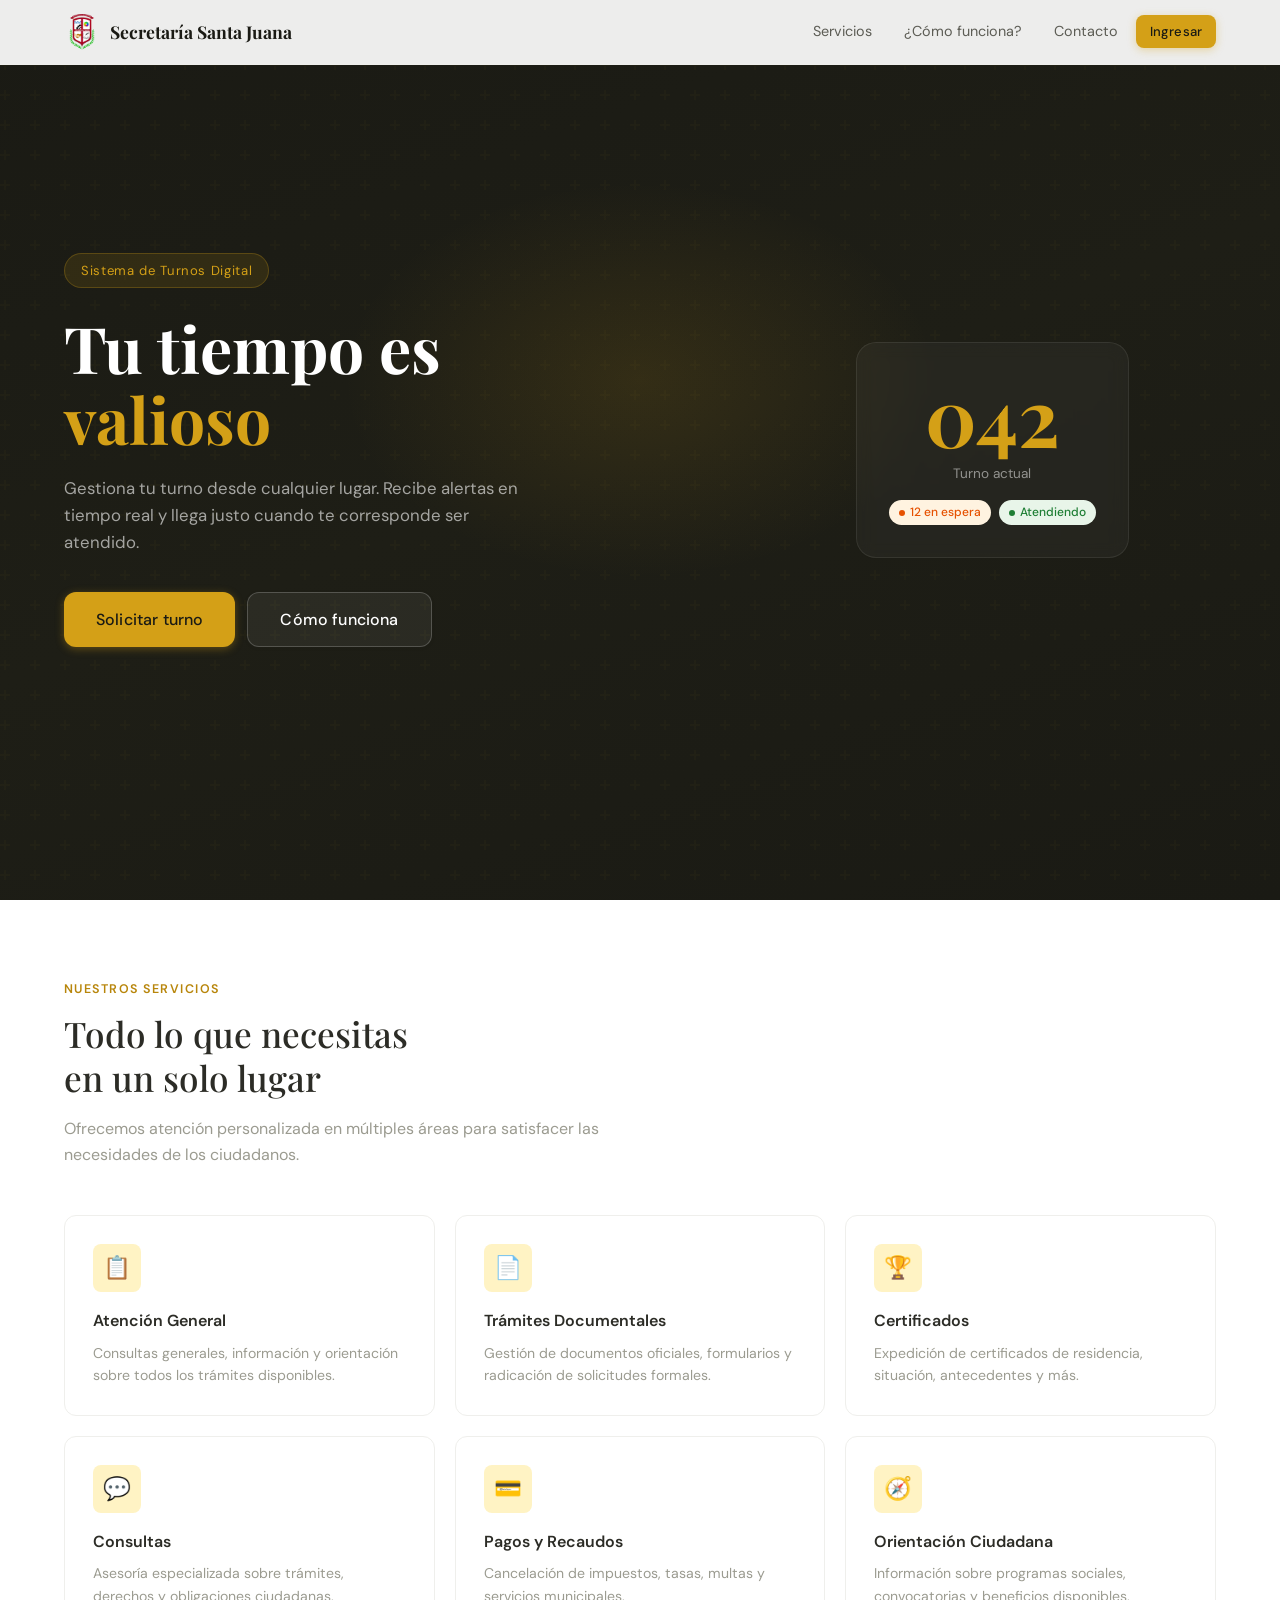
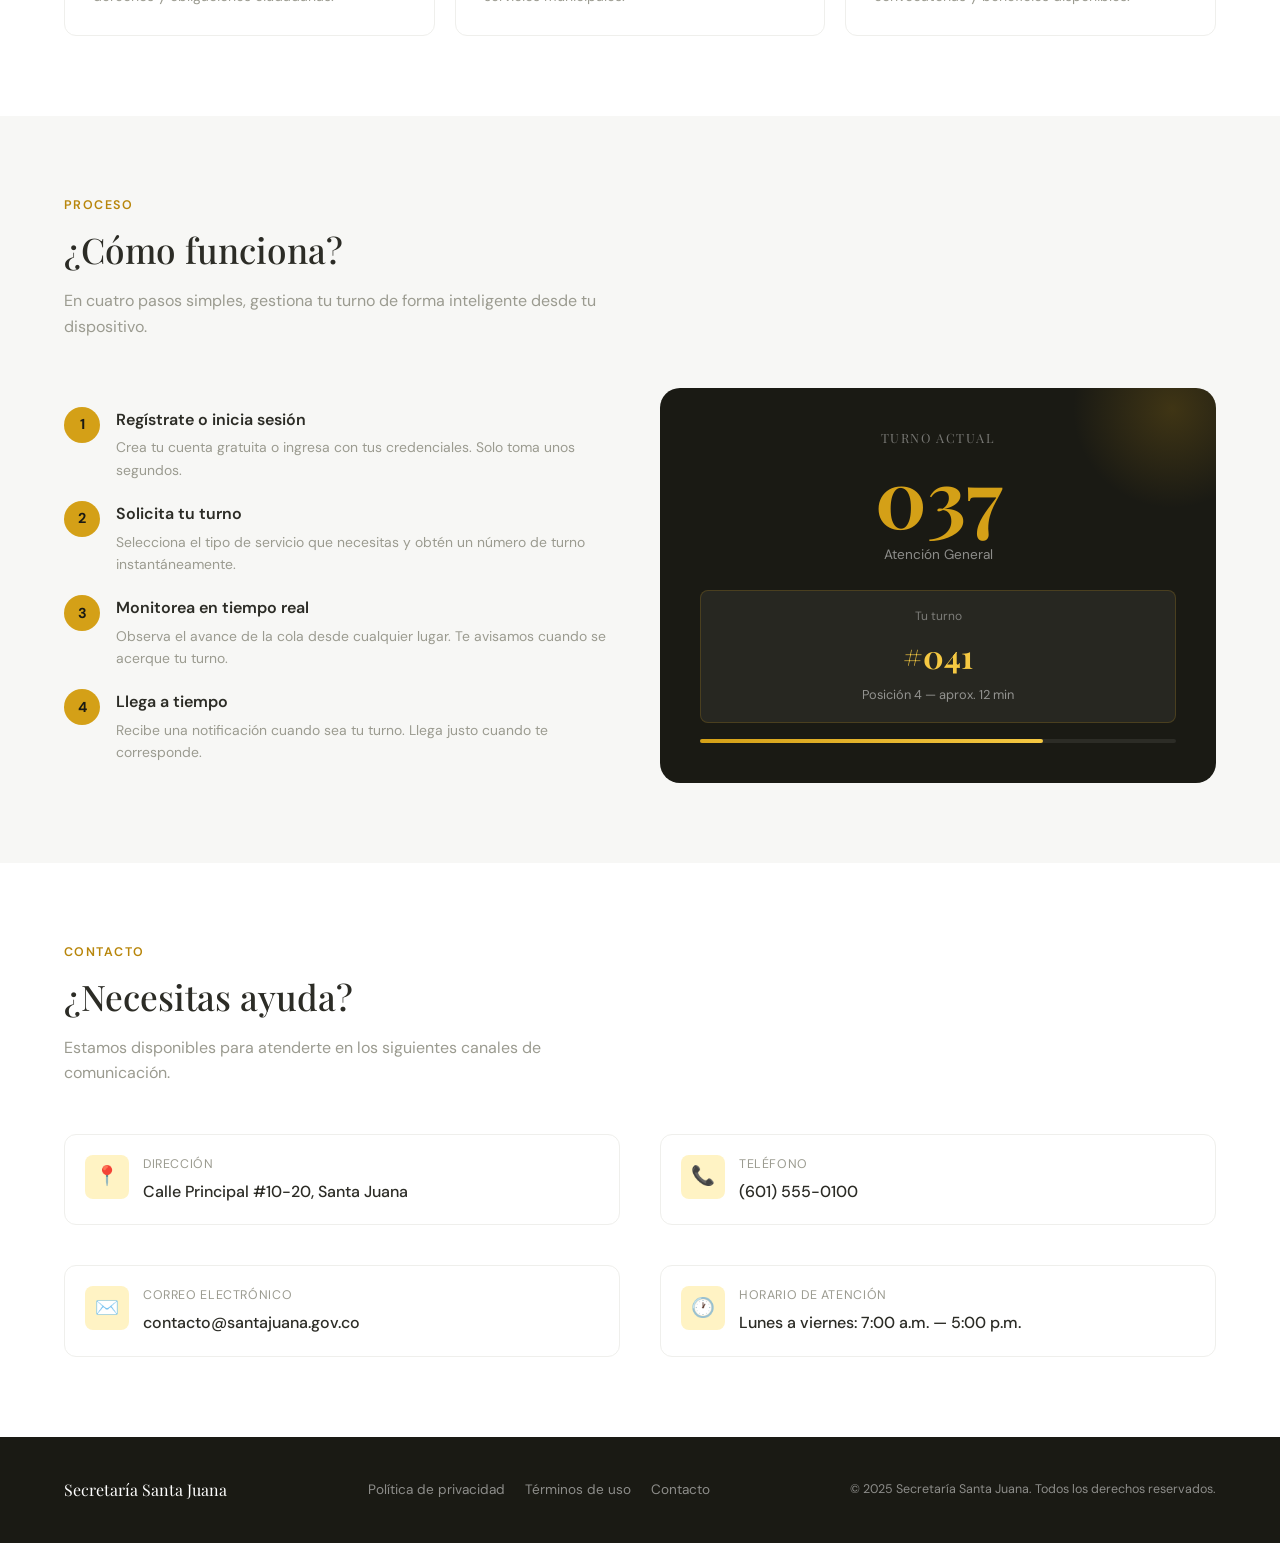
<file: index.html>
<!DOCTYPE html>
<html lang="es">
<head>
<meta charset="UTF-8">
<meta name="viewport" content="width=device-width,initial-scale=1">
<title>Secretaría Santa Juana — Gestión de Turnos</title>
<meta name="description" content="Sistema de gestión de turnos en tiempo real para la Secretaría Santa Juana.">
<link rel="icon" type="image/png" href="/assets/imgs/fav_icon.png">
<link rel="stylesheet" href="/assets/css/styles.css">
</head>
<body data-page="landing">
<div id="toast-container"></div>

<nav class="navbar">
  <div class="container navbar-inner">
    <a href="/" class="navbar-brand">
      <img src="/assets/imgs/icon.png" alt="Logo">
      <span>Secretaría Santa Juana</span>
    </a>
    <nav class="navbar-nav">
      <a href="#servicios" class="nav-link">Servicios</a>
      <a href="#como-funciona" class="nav-link">¿Cómo funciona?</a>
      <a href="#contacto" class="nav-link">Contacto</a>
      <a href="/auth/" class="btn btn-primary btn-sm">Ingresar</a>
    </nav>
    <button class="navbar-menu-btn" id="mobile-menu" aria-label="Menú">
      <span></span><span></span><span></span>
    </button>
  </div>
</nav>

<section class="hero" id="inicio">
  <div class="hero-glow"></div>
  <div class="container" style="width:100%;position:relative;z-index:1">
    <div class="hero-content">
      <div class="hero-eyebrow">Sistema de Turnos Digital</div>
      <h1 class="hero-title">Tu tiempo es<br><span>valioso</span></h1>
      <p class="hero-subtitle">Gestiona tu turno desde cualquier lugar. Recibe alertas en tiempo real y llega justo cuando te corresponde ser atendido.</p>
      <div class="hero-cta">
        <a href="/auth/#register" class="btn btn-primary btn-lg">Solicitar turno</a>
        <a href="#como-funciona" class="btn btn-secondary btn-lg" style="border-color:rgba(255,255,255,.2);color:#fff;background:rgba(255,255,255,.06)">Cómo funciona</a>
      </div>
    </div>
  </div>
  <div class="hero-visual">
    <div class="hero-badge">
      <div class="hero-badge-number">042</div>
      <div class="hero-badge-label">Turno actual</div>
      <div style="margin-top:16px;display:flex;gap:8px;justify-content:center;flex-wrap:wrap">
        <span class="badge badge-waiting">12 en espera</span>
        <span class="badge badge-active">Atendiendo</span>
      </div>
    </div>
  </div>
</section>

<section class="section" id="servicios" style="background:var(--white)">
  <div class="container">
    <div class="section-label">Nuestros servicios</div>
    <h2 class="section-title">Todo lo que necesitas<br>en un solo lugar</h2>
    <p class="section-sub">Ofrecemos atención personalizada en múltiples áreas para satisfacer las necesidades de los ciudadanos.</p>
    <div class="services-grid">
      <div class="service-card">
        <div class="service-icon">📋</div>
        <div class="service-title">Atención General</div>
        <div class="service-desc">Consultas generales, información y orientación sobre todos los trámites disponibles.</div>
      </div>
      <div class="service-card">
        <div class="service-icon">📄</div>
        <div class="service-title">Trámites Documentales</div>
        <div class="service-desc">Gestión de documentos oficiales, formularios y radicación de solicitudes formales.</div>
      </div>
      <div class="service-card">
        <div class="service-icon">🏆</div>
        <div class="service-title">Certificados</div>
        <div class="service-desc">Expedición de certificados de residencia, situación, antecedentes y más.</div>
      </div>
      <div class="service-card">
        <div class="service-icon">💬</div>
        <div class="service-title">Consultas</div>
        <div class="service-desc">Asesoría especializada sobre trámites, derechos y obligaciones ciudadanas.</div>
      </div>
      <div class="service-card">
        <div class="service-icon">💳</div>
        <div class="service-title">Pagos y Recaudos</div>
        <div class="service-desc">Cancelación de impuestos, tasas, multas y servicios municipales.</div>
      </div>
      <div class="service-card">
        <div class="service-icon">🧭</div>
        <div class="service-title">Orientación Ciudadana</div>
        <div class="service-desc">Información sobre programas sociales, convocatorias y beneficios disponibles.</div>
      </div>
    </div>
  </div>
</section>

<section class="section" id="como-funciona" style="background:var(--gray-50)">
  <div class="container">
    <div class="section-label">Proceso</div>
    <h2 class="section-title">¿Cómo funciona?</h2>
    <p class="section-sub">En cuatro pasos simples, gestiona tu turno de forma inteligente desde tu dispositivo.</p>
    <div class="info-grid">
      <div class="info-steps">
        <div class="info-step">
          <div class="step-num">1</div>
          <div>
            <div class="step-title">Regístrate o inicia sesión</div>
            <div class="step-desc">Crea tu cuenta gratuita o ingresa con tus credenciales. Solo toma unos segundos.</div>
          </div>
        </div>
        <div class="info-step">
          <div class="step-num">2</div>
          <div>
            <div class="step-title">Solicita tu turno</div>
            <div class="step-desc">Selecciona el tipo de servicio que necesitas y obtén un número de turno instantáneamente.</div>
          </div>
        </div>
        <div class="info-step">
          <div class="step-num">3</div>
          <div>
            <div class="step-title">Monitorea en tiempo real</div>
            <div class="step-desc">Observa el avance de la cola desde cualquier lugar. Te avisamos cuando se acerque tu turno.</div>
          </div>
        </div>
        <div class="info-step">
          <div class="step-num">4</div>
          <div>
            <div class="step-title">Llega a tiempo</div>
            <div class="step-desc">Recibe una notificación cuando sea tu turno. Llega justo cuando te corresponde.</div>
          </div>
        </div>
      </div>
      <div style="background:var(--black);border-radius:var(--radius-lg);padding:40px;text-align:center;position:relative;overflow:hidden">
        <div style="position:absolute;top:-20%;right:-10%;width:200px;height:200px;background:radial-gradient(circle,rgba(212,160,23,.2) 0%,transparent 70%);pointer-events:none"></div>
        <div style="font-family:'Playfair Display',serif;font-size:.8rem;text-transform:uppercase;letter-spacing:.12em;color:rgba(255,255,255,.4);margin-bottom:8px">Turno actual</div>
        <div style="font-family:'Playfair Display',serif;font-size:5rem;font-weight:700;color:var(--gold);line-height:1">037</div>
        <div style="font-size:.85rem;color:rgba(255,255,255,.5);margin-top:8px;margin-bottom:24px">Atención General</div>
        <div style="background:rgba(255,255,255,.06);border:1px solid rgba(212,160,23,.2);border-radius:var(--radius-sm);padding:16px;margin-bottom:16px">
          <div style="font-size:.75rem;color:rgba(255,255,255,.4);margin-bottom:4px">Tu turno</div>
          <div style="font-family:'Playfair Display',serif;font-size:2rem;font-weight:700;color:var(--gold-light)">#041</div>
          <div style="font-size:.8rem;color:rgba(255,255,255,.5);margin-top:4px">Posición 4 — aprox. 12 min</div>
        </div>
        <div style="height:4px;background:rgba(255,255,255,.08);border-radius:2px">
          <div style="width:72%;height:100%;background:linear-gradient(90deg,var(--gold),var(--gold-light));border-radius:2px"></div>
        </div>
      </div>
    </div>
  </div>
</section>

<section class="section" id="contacto" style="background:var(--white)">
  <div class="container">
    <div class="section-label">Contacto</div>
    <h2 class="section-title">¿Necesitas ayuda?</h2>
    <p class="section-sub">Estamos disponibles para atenderte en los siguientes canales de comunicación.</p>
    <div class="contact-grid">
      <div class="contact-item">
        <div class="contact-icon">📍</div>
        <div>
          <div class="contact-label">Dirección</div>
          <div class="contact-value">Calle Principal #10-20, Santa Juana</div>
        </div>
      </div>
      <div class="contact-item">
        <div class="contact-icon">📞</div>
        <div>
          <div class="contact-label">Teléfono</div>
          <div class="contact-value">(601) 555-0100</div>
        </div>
      </div>
      <div class="contact-item">
        <div class="contact-icon">✉️</div>
        <div>
          <div class="contact-label">Correo electrónico</div>
          <div class="contact-value">contacto@santajuana.gov.co</div>
        </div>
      </div>
      <div class="contact-item">
        <div class="contact-icon">🕐</div>
        <div>
          <div class="contact-label">Horario de atención</div>
          <div class="contact-value">Lunes a viernes: 7:00 a.m. — 5:00 p.m.</div>
        </div>
      </div>
    </div>
  </div>
</section>

<footer>
  <div class="container footer-inner">
    <div class="footer-brand">Secretaría Santa Juana</div>
    <nav class="footer-links">
      <a href="#">Política de privacidad</a>
      <a href="#">Términos de uso</a>
      <a href="#contacto">Contacto</a>
    </nav>
    <div class="footer-copy">© 2025 Secretaría Santa Juana. Todos los derechos reservados.</div>
  </div>
</footer>

<script src="/assets/js/app.js"></script>
</body>
</html>
</file>
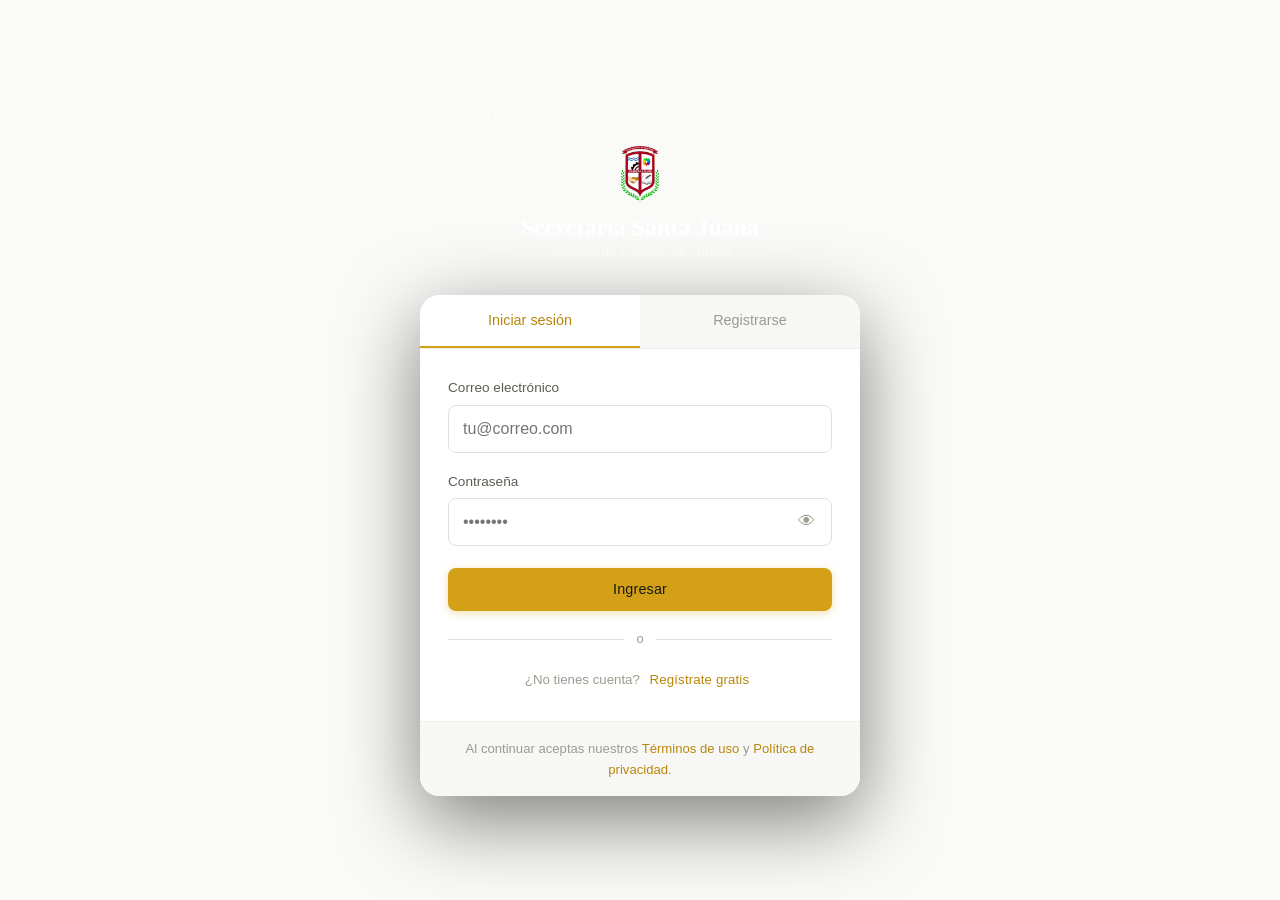
<file: admin/index.html>
<!DOCTYPE html>
<html lang="es">
<head>
<meta charset="UTF-8">
<meta name="viewport" content="width=device-width,initial-scale=1">
<title>Administración — Secretaría Santa Juana</title>
<link rel="icon" type="image/png" href="/assets/imgs/fav_icon.png">
<link rel="stylesheet" href="/assets/css/styles.css">
<style>
*,*::before,*::after{box-sizing:border-box}
.top-bar{position:fixed;top:0;left:260px;right:0;height:56px;z-index:700;background:rgba(250,250,248,.97);backdrop-filter:blur(8px);border-bottom:1px solid var(--gray-100);display:flex;align-items:center;justify-content:space-between;padding:0 28px;transition:var(--transition)}
@media(max-width:768px){.top-bar{left:0}}
.top-bar-left{display:flex;align-items:center;gap:12px}
.top-bar-title{font-weight:600;font-size:.95rem;color:var(--gray-800)}
.top-bar-right{display:flex;align-items:center;gap:10px}
.main-content{padding-top:56px}
.admin-content{padding:24px 28px 56px}
@media(max-width:768px){.admin-content{padding:16px 14px 40px}}
.g2{display:grid;grid-template-columns:1fr 1fr;gap:20px}
@media(max-width:900px){.g2{grid-template-columns:1fr}}

.queue-hero{background:linear-gradient(135deg,var(--black) 0%,#1e1e12 100%);border-radius:var(--radius-lg);padding:32px 36px;position:relative;overflow:hidden;margin-bottom:28px}
.queue-hero::before{content:'';position:absolute;top:-40%;right:4%;width:300px;height:300px;background:radial-gradient(circle,rgba(212,160,23,.18) 0%,transparent 70%);pointer-events:none}
.qh-inner{position:relative;z-index:1;display:flex;align-items:center;justify-content:space-between;gap:24px;flex-wrap:wrap}
.qh-lbl{font-size:.65rem;text-transform:uppercase;letter-spacing:.16em;color:rgba(255,255,255,.35);margin-bottom:8px;font-weight:600}
.turn-num{font-family:'Playfair Display',serif;font-size:5rem;font-weight:700;color:var(--gold);line-height:1;min-width:3ch;transition:transform .18s cubic-bezier(.34,1.56,.64,1),color .15s ease;display:inline-block}
.turn-num.pop{transform:scale(1.18);color:var(--gold-light)}

.turn-controls{display:flex;gap:16px;align-items:center}
.ctrl-btn{width:60px;height:60px;border-radius:16px;border:none;cursor:pointer;font-size:1.8rem;font-weight:700;display:flex;align-items:center;justify-content:center;transition:transform .12s ease,box-shadow .12s ease,background .12s ease;user-select:none;flex-shrink:0;position:relative;overflow:hidden}
.ctrl-btn:active{transform:scale(.88)}
.ctrl-btn:disabled{opacity:.35;pointer-events:none;cursor:not-allowed}
.ctrl-btn.prev{background:rgba(255,255,255,.08);color:rgba(255,255,255,.8);border:1px solid rgba(255,255,255,.14)}
.ctrl-btn.prev:hover:not(:disabled){background:rgba(255,255,255,.16);color:#fff}
.ctrl-btn.next{background:var(--gold);color:var(--black);box-shadow:0 4px 20px rgba(212,160,23,.45)}
.ctrl-btn.next:hover:not(:disabled){background:var(--gold-light);box-shadow:0 6px 28px rgba(212,160,23,.6);transform:translateY(-2px)}
.ripple-wave{position:absolute;inset:0;border-radius:inherit;background:rgba(255,255,255,.3);animation:rw .35s ease forwards;pointer-events:none}
@keyframes rw{from{opacity:1;transform:scale(.4)}to{opacity:0;transform:scale(1.6)}}

.panel-toolbar{padding:12px 20px;border-bottom:1px solid var(--gray-100);display:flex;align-items:center;gap:10px;flex-wrap:wrap}
.panel-toolbar .search-box{flex:1;min-width:150px;max-width:260px}
.panel-foot{padding:10px 20px;border-top:1px solid var(--gray-100);display:flex;align-items:center;justify-content:space-between;flex-wrap:wrap;gap:8px}
.foot-info{font-size:.78rem;color:var(--gray-400)}
.tbl-wrap{overflow-x:auto;-webkit-overflow-scrolling:touch}
.action-btns{display:flex;gap:3px;flex-wrap:nowrap}
.action-btn{width:28px;height:28px;border-radius:6px;display:flex;align-items:center;justify-content:center;font-size:.82rem;transition:var(--transition);flex-shrink:0;cursor:pointer;border:none}
.action-btn:hover{transform:scale(1.1)}
.action-btn.edit{background:var(--info-light);color:var(--info)}
.action-btn.delete{background:var(--danger-light);color:var(--danger)}
.action-btn.complete{background:var(--success-light);color:var(--success)}
.action-btn.cancel{background:var(--warning-light);color:var(--warning)}
.draggable-row{cursor:grab}.draggable-row.dragging{opacity:.35}.draggable-row.drag-over{border-top:2px solid var(--gold)}
.skel{background:linear-gradient(90deg,var(--gray-100) 25%,var(--gray-50) 50%,var(--gray-100) 75%);background-size:400px 100%;animation:sk 1.4s infinite;border-radius:4px}
@keyframes sk{from{background-position:-200px 0}to{background-position:200px 0}}
</style>
</head>
<body data-page="admin">
<div id="toast-container"></div>
<div class="app-layout">
  <aside class="sidebar" id="admin-sidebar">
    <div class="sidebar-logo">
      <img src="/assets/imgs/icon.png" alt="Logo">
      <span>Secretaría Santa Juana</span>
    </div>
    <nav class="sidebar-nav">
      <div class="sidebar-section">
        <div class="sidebar-section-label">Principal</div>
        <a href="#" class="sidebar-link active" data-section="dashboard"><span class="icon">📊</span> Panel general</a>
      </div>
      <div class="sidebar-section">
        <div class="sidebar-section-label">Gestión</div>
        <a href="#" class="sidebar-link" data-section="turns"><span class="icon">🎫</span> Turnos</a>
        <a href="#" class="sidebar-link" data-section="users"><span class="icon">👥</span> Usuarios</a>
      </div>
    </nav>
    <div class="sidebar-user">
      <div class="sidebar-user-info">
        <div class="avatar" id="admin-initial">A</div>
        <div>
          <div class="user-name" id="admin-name">Administrador</div>
          <div class="user-role">Administrador</div>
        </div>
      </div>
      <button id="logout-btn-admin" class="btn btn-ghost btn-sm" style="width:100%;justify-content:center;color:rgba(255,255,255,.3);margin-top:6px">Cerrar sesión</button>
    </div>
  </aside>

  <div class="sidebar-overlay" id="sidebar-overlay"></div>

  <div class="main-content">
    <div class="top-bar">
      <div class="top-bar-left">
        <button class="btn btn-ghost btn-icon" id="sidebar-toggle" style="display:none;align-items:center;justify-content:center" aria-label="Menú">☰</button>
        <span class="top-bar-title" id="topbar-title">Panel general</span>
      </div>
      <div class="top-bar-right">
        <span id="conn-status" class="conn-badge disconnected">● Conectando</span>
        <div class="avatar" id="admin-avatar-top" style="width:32px;height:32px;font-size:.78rem">A</div>
      </div>
    </div>

    <div class="admin-content">

      <!-- DASHBOARD -->
      <div id="section-dashboard" class="admin-section">
        <div class="page-header">
          <div class="page-title">Panel general</div>
          <div class="page-subtitle">Resumen en tiempo real del sistema de turnos.</div>
        </div>

        <div class="queue-hero">
          <div class="qh-inner">
            <div>
              <div class="qh-lbl">Turno en atención</div>
              <div class="turn-num" id="current-turn-admin">000</div>
            </div>
            <div class="turn-controls">
              <button id="btn-decrease-turn" class="ctrl-btn prev" title="Retroceder turno (−1)">‹</button>
              <button id="btn-increase-turn" class="ctrl-btn next" title="Avanzar turno (+1)">›</button>
            </div>
          </div>
        </div>

        <div class="stats-grid" style="margin-bottom:28px">
          <div class="stat-card"><div class="stat-icon blue">👥</div><div><div class="stat-value" id="stat-total-users">—</div><div class="stat-label">Usuarios registrados</div></div></div>
          <div class="stat-card"><div class="stat-icon gold">🎫</div><div><div class="stat-value" id="stat-total-turns">—</div><div class="stat-label">Turnos totales</div></div></div>
          <div class="stat-card"><div class="stat-icon orange">⏳</div><div><div class="stat-value" id="stat-waiting">—</div><div class="stat-label">En espera</div></div></div>
          <div class="stat-card"><div class="stat-icon green">✅</div><div><div class="stat-value" id="stat-active">—</div><div class="stat-label">En atención</div></div></div>
          <div class="stat-card"><div class="stat-icon blue">🏁</div><div><div class="stat-value" id="stat-completed">—</div><div class="stat-label">Completados</div></div></div>
        </div>

        <div class="g2">
          <div class="panel">
            <div class="panel-header"><span class="panel-title">Turnos recientes</span></div>
            <div class="tbl-wrap">
              <table>
                <thead><tr><th>Turno</th><th>Usuario</th><th>Servicio</th><th>Estado</th><th>Hora</th></tr></thead>
                <tbody id="recent-turns-body"><tr><td colspan="5"><div class="skel" style="height:36px;margin:8px 16px"></div></td></tr></tbody>
              </table>
            </div>
          </div>
          <div class="panel">
            <div class="panel-header"><span class="panel-title">Turnos por servicio</span></div>
            <div class="tbl-wrap">
              <table>
                <thead><tr><th>Servicio</th><th>Total</th><th>Completados</th><th>En espera</th></tr></thead>
                <tbody id="service-stats-body"><tr><td colspan="4"><div class="skel" style="height:36px;margin:8px 16px"></div></td></tr></tbody>
              </table>
            </div>
          </div>
        </div>
      </div>

      <!-- TURNS -->
      <div id="section-turns" class="admin-section" style="display:none">
        <div class="page-header" style="display:flex;align-items:flex-start;justify-content:space-between;flex-wrap:wrap;gap:12px">
          <div><div class="page-title">Gestión de turnos</div><div class="page-subtitle">Administra y controla la cola de atención.</div></div>
          <button id="btn-new-turn" class="btn btn-primary">+ Nuevo turno</button>
        </div>
        <div class="panel">
          <div class="panel-toolbar">
            <div class="search-box"><input type="search" class="form-control" id="admin-search-turns" placeholder="Buscar turno, usuario…"></div>
            <div class="filter-tabs">
              <button class="filter-tab active" data-filter="">Todos</button>
              <button class="filter-tab" data-filter="waiting">En espera</button>
              <button class="filter-tab" data-filter="active">Activo</button>
              <button class="filter-tab" data-filter="completed">Completado</button>
              <button class="filter-tab" data-filter="cancelled">Cancelado</button>
            </div>
            <span id="turns-count" class="foot-info" style="margin-left:auto"></span>
          </div>
          <div class="tbl-wrap">
            <table>
              <thead><tr><th style="width:36px"></th><th>Turno</th><th>Usuario</th><th>Servicio</th><th>Estado</th><th>Pos.</th><th>Fecha</th><th>Acciones</th></tr></thead>
              <tbody id="turns-tbody"><tr><td colspan="8"><div class="skel" style="height:40px;margin:8px 16px"></div></td></tr></tbody>
            </table>
          </div>
          <div class="panel-foot"><div id="turns-pagination" class="pagination" style="padding:0"></div></div>
        </div>
      </div>

      <!-- USERS -->
      <div id="section-users" class="admin-section" style="display:none">
        <div class="page-header" style="display:flex;align-items:flex-start;justify-content:space-between;flex-wrap:wrap;gap:12px">
          <div><div class="page-title">Gestión de usuarios</div><div class="page-subtitle">Administra las cuentas de acceso al sistema.</div></div>
          <button id="btn-new-user" class="btn btn-primary">+ Nuevo usuario</button>
        </div>
        <div class="panel">
          <div class="panel-toolbar">
            <div class="search-box"><input type="search" class="form-control" id="admin-search-users" placeholder="Buscar nombre, correo, teléfono…"></div>
            <span id="users-count" class="foot-info" style="margin-left:auto"></span>
          </div>
          <div class="tbl-wrap">
            <table>
              <thead><tr><th>ID</th><th>Nombre</th><th>Correo</th><th>Teléfono</th><th>Rol</th><th>Estado</th><th>Acciones</th></tr></thead>
              <tbody id="users-tbody"><tr><td colspan="7"><div class="skel" style="height:40px;margin:8px 16px"></div></td></tr></tbody>
            </table>
          </div>
          <div class="panel-foot"><div id="users-pagination" class="pagination" style="padding:0"></div></div>
        </div>
      </div>

    </div>
  </div>
</div>

<!-- MODAL: Usuario -->
<div class="modal-backdrop" id="modal-user">
  <div class="modal">
    <div class="modal-header">
      <h3 id="user-modal-title">Nuevo usuario</h3>
      <button class="modal-close" aria-label="Cerrar">✕</button>
    </div>
    <form id="user-form" novalidate>
      <div class="modal-body">
        <div class="form-group">
          <label class="form-label" for="u-name">Nombre completo</label>
          <input class="form-control" type="text" id="u-name" name="name" placeholder="Nombre completo" required>
          <span class="form-error" id="err-u-name"></span>
        </div>
        <div class="form-group">
          <label class="form-label" for="u-email">Correo electrónico</label>
          <input class="form-control" type="email" id="u-email" name="email" placeholder="correo@ejemplo.com" required>
          <span class="form-error" id="err-u-email"></span>
        </div>
        <div class="form-group">
          <label class="form-label" for="u-phone">Teléfono</label>
          <input class="form-control" type="tel" id="u-phone" name="phone" placeholder="300 000 0000">
        </div>
        <div class="form-group" id="u-pass-group">
          <label class="form-label" for="u-password">Contraseña</label>
          <input class="form-control" type="password" id="u-password" name="password" placeholder="Mínimo 8 caracteres">
          <span class="form-error" id="err-u-password"></span>
        </div>
        <div class="form-group" id="u-pass-change-group" style="display:none">
          <label class="form-label" for="u-new-password">Nueva contraseña <span style="color:var(--gray-400);font-weight:400">(dejar vacío para no cambiar)</span></label>
          <input class="form-control" type="password" id="u-new-password" name="new_password" placeholder="Nueva contraseña (opcional)">
        </div>
        <div style="display:grid;grid-template-columns:1fr 1fr;gap:16px">
          <div class="form-group" style="margin-bottom:0">
            <label class="form-label" for="u-role">Rol</label>
            <select class="form-control" id="u-role" name="role"><option value="user">Usuario</option><option value="admin">Administrador</option></select>
          </div>
          <div class="form-group" style="margin-bottom:0">
            <label class="form-label" for="u-active">Estado</label>
            <select class="form-control" id="u-active" name="is_active"><option value="1">Activo</option><option value="0">Inactivo</option></select>
          </div>
        </div>
      </div>
      <div class="modal-footer">
        <button type="button" class="btn btn-secondary" id="user-form-cancel">Cancelar</button>
        <button type="submit" class="btn btn-primary" id="user-form-submit">Guardar</button>
      </div>
    </form>
  </div>
</div>

<!-- MODAL: Turno -->
<div class="modal-backdrop" id="modal-turn-admin">
  <div class="modal">
    <div class="modal-header">
      <h3 id="turn-modal-title-admin">Nuevo turno</h3>
      <button class="modal-close" aria-label="Cerrar">✕</button>
    </div>
    <form id="turn-form-admin" novalidate>
      <div class="modal-body">
        <div class="form-group" id="ta-user-group">
          <label class="form-label" for="ta-user-select">Usuario</label>
          <select class="form-control" id="ta-user-select"><option value="">— Seleccionar usuario —</option></select>
        </div>
        <div class="form-group">
          <label class="form-label" for="ta-service">Servicio</label>
          <select class="form-control" id="ta-service"></select>
        </div>
        <div class="form-group" id="ta-status-group" style="display:none">
          <label class="form-label" for="ta-status">Estado</label>
          <select class="form-control" id="ta-status">
            <option value="waiting">En espera</option>
            <option value="active">Activo</option>
            <option value="completed">Completado</option>
            <option value="cancelled">Cancelado</option>
          </select>
        </div>
        <div class="form-group" style="margin-bottom:0">
          <label class="form-label" for="ta-notes">Notas <span style="color:var(--gray-400);font-weight:400">(opcional)</span></label>
          <textarea class="form-control" id="ta-notes" placeholder="Notas adicionales…" rows="3"></textarea>
        </div>
      </div>
      <div class="modal-footer">
        <button type="button" class="btn btn-secondary" id="turn-form-cancel">Cancelar</button>
        <button type="submit" class="btn btn-primary" id="turn-form-submit">Guardar</button>
      </div>
    </form>
  </div>
</div>

<script src="/assets/js/app.js"></script>
<script>
(function(){
  'use strict';

  const $      = id => document.getElementById(id);
  const esc    = s  => String(s??'').replace(/&/g,'&amp;').replace(/</g,'&lt;').replace(/>/g,'&gt;').replace(/"/g,'&quot;');
  const fmt    = s  => { if(!s) return '—'; return new Date(s).toLocaleString('es-CO',{day:'2-digit',month:'short',hour:'2-digit',minute:'2-digit'}); };
  const pad3   = n  => String(Number(n)||0).padStart(3,'0');
  const sbadge = s  => { const m={waiting:'En espera',active:'Activo',completed:'Completado',cancelled:'Cancelado'}; return `<span class="badge badge-${s}">${m[s]??s}</span>`; };
  const rbadge = r  => `<span class="badge badge-${r}">${r==='admin'?'Administrador':'Usuario'}</span>`;
  const deb    = (fn,ms) => { let t; return (...a)=>{ clearTimeout(t); t=setTimeout(()=>fn(...a),ms); }; };

  const ST = {
    section:'dashboard',
    currentTurn:0,
    usersPage:1, usersSearch:'', usersPages:1,
    turnsPage:1, turnsSearch:'', turnsFilter:'', turnsPages:1,
    editingUserId:null, editingTurnId:null,
    services:[], dragSrc:null,
    // Prevent concurrent turn button clicks
    btnLocked:false
  };

  const TITLES = {dashboard:'Panel general',turns:'Gestión de turnos',users:'Gestión de usuarios'};

  function setTurnDisplay(val){
    const el = $('current-turn-admin');
    if(!el) return;
    const n = Number(val)||0;
    ST.currentTurn = n;
    el.textContent = pad3(n);
    el.classList.remove('pop');
    void el.offsetWidth;
    el.classList.add('pop');
    setTimeout(()=>el.classList.remove('pop'), 300);
  }

  function ripple(btn){
    const r = document.createElement('span');
    r.className = 'ripple-wave';
    btn.appendChild(r);
    setTimeout(()=>r.remove(), 380);
  }

  // ── FIX: Single request per click, strict lock prevents double-fire ──────────
  async function callTurnApi(action, btn){
    if(ST.btnLocked) return;
    ST.btnLocked = true;

    // Disable BOTH buttons to prevent any second click
    const btnInc = $('btn-increase-turn');
    const btnDec = $('btn-decrease-turn');
    if(btnInc) btnInc.disabled = true;
    if(btnDec) btnDec.disabled = true;
    ripple(btn);

    try {
      // Use the global api() from app.js — no custom fetch to avoid double CSRF issues
      const data = await api(action, { method: 'POST', body: {} });

      if(data && data.success){
        setTurnDisplay(data.current_turn);
        if(typeof toast==='function') toast('Turno ' + pad3(data.current_turn), 'success', 1800);
        // Refresh current section data only once
        if(ST.section==='dashboard') loadDashboard();
        if(ST.section==='turns')     loadTurns();
      } else {
        if(typeof toast==='function') toast((data&&data.message)||'Error al cambiar turno','warning');
      }
    } catch(e){
      if(typeof toast==='function') toast('Error de red: '+e.message,'error');
    } finally {
      // Re-enable buttons after a short cooldown to further prevent rapid clicks
      setTimeout(()=>{
        if(btnInc) btnInc.disabled = false;
        if(btnDec) btnDec.disabled = false;
        ST.btnLocked = false;
      }, 600);
    }
  }

  function showSection(name){
    ST.section = name;
    document.querySelectorAll('.admin-section').forEach(s=>s.style.display='none');
    const el=$('section-'+name);
    if(el) el.style.display='block';
    document.querySelectorAll('.sidebar-link[data-section]').forEach(l=>
      l.classList.toggle('active',l.dataset.section===name));
    const tt=$('topbar-title');
    if(tt) tt.textContent=TITLES[name]||name;
    if(name==='dashboard') loadDashboard();
    if(name==='users')     loadUsers();
    if(name==='turns')     loadTurns();
  }

  async function loadDashboard(){
    const res = await api('get_dashboard');
    if(!res||!res.success) return;
    const s = res.stats;
    [['stat-total-users',s.total_users],['stat-total-turns',s.total_turns],
     ['stat-waiting',s.waiting_turns],['stat-active',s.active_turns],
     ['stat-completed',s.completed_turns]
    ].forEach(([id,v])=>{ const el=$(id); if(el) el.textContent=v??0; });
    setTurnDisplay(s.current_turn);

    const rb=$('recent-turns-body');
    if(rb){
      if(!res.recent_turns?.length){
        rb.innerHTML='<tr><td colspan="5" class="empty-state"><div class="empty-state-icon">📋</div><p>Sin turnos recientes.</p></td></tr>';
      } else {
        rb.innerHTML=res.recent_turns.map(t=>`<tr><td><strong>#${t.turn_number}</strong></td><td>${esc(t.user_name)}</td><td>${esc(t.service)}</td><td>${sbadge(t.status)}</td><td>${fmt(t.created_at)}</td></tr>`).join('');
      }
    }
    const sb=$('service-stats-body');
    if(sb){
      if(!res.by_service?.length){
        sb.innerHTML='<tr><td colspan="4" class="empty-state"><p>Sin datos.</p></td></tr>';
      } else {
        sb.innerHTML=res.by_service.map(sv=>`<tr><td>${esc(sv.service)}</td><td>${sv.total}</td><td>${sv.completed}</td><td>${sv.waiting}</td></tr>`).join('');
      }
    }
  }

  async function loadUsers(){
    const tbody=$('users-tbody');
    if(!tbody) return;
    tbody.innerHTML=`<tr><td colspan="7"><div class="skel" style="height:40px;margin:8px 16px"></div></td></tr>`;

    const res = await api('get_users', {
      params: {
        search:   ST.usersSearch || '',
        page:     String(ST.usersPage),
        per_page: '20'
      }
    });

    if(!res||!res.success){
      tbody.innerHTML=`<tr><td colspan="7" class="empty-state"><p>${esc(res?.message||'Error al cargar usuarios')}</p></td></tr>`;
      return;
    }
    ST.usersPages = res.pages || 1;
    const cnt=$('users-count');
    if(cnt) cnt.textContent=`${res.total} usuario${res.total!==1?'s':''}`;

    if(!res.users || !res.users.length){
      tbody.innerHTML='<tr><td colspan="7"><div class="empty-state"><div class="empty-state-icon">👥</div><p>Sin usuarios encontrados.</p></div></td></tr>';
    } else {
      tbody.innerHTML=res.users.map(u=>`
        <tr>
          <td>${u.id}</td>
          <td><strong>${esc(u.name)}</strong></td>
          <td>${esc(u.email)}</td>
          <td>${esc(u.phone||'—')}</td>
          <td>${rbadge(u.role)}</td>
          <td><span class="badge ${u.is_active?'badge-active':'badge-cancelled'}">${u.is_active?'Activo':'Inactivo'}</span></td>
          <td><div class="action-btns">
            <button class="action-btn edit" data-action="edit-user" data-id="${u.id}" title="Editar">✎</button>
            <button class="action-btn delete" data-action="del-user" data-id="${u.id}" data-name="${esc(u.name)}" title="Eliminar">🗑</button>
          </div></td>
        </tr>`).join('');
    }
    renderPag('users-pagination', ST.usersPage, ST.usersPages, p=>{ST.usersPage=p; loadUsers();});
  }

  async function loadTurns(){
    const tbody=$('turns-tbody');
    if(!tbody) return;
    tbody.innerHTML=`<tr><td colspan="8"><div class="skel" style="height:40px;margin:8px 16px"></div></td></tr>`;

    const res = await api('get_turns', {
      params: {
        search:   ST.turnsSearch || '',
        status:   ST.turnsFilter || '',
        page:     String(ST.turnsPage),
        per_page: '20'
      }
    });

    if(!res||!res.success){
      tbody.innerHTML=`<tr><td colspan="8" class="empty-state"><p>${esc(res?.message||'Error al cargar turnos')}</p></td></tr>`;
      return;
    }
    ST.turnsPages = res.pages || 1;
    const cnt=$('turns-count');
    if(cnt) cnt.textContent=`${res.total} turno${res.total!==1?'s':''}`;

    if(!res.turns || !res.turns.length){
      tbody.innerHTML='<tr><td colspan="8"><div class="empty-state"><div class="empty-state-icon">🎫</div><p>Sin turnos encontrados.</p></div></td></tr>';
    } else {
      tbody.innerHTML=res.turns.map(t=>`
        <tr class="draggable-row" data-id="${t.id}" draggable="${t.status==='waiting'}">
          <td style="color:var(--gray-200);cursor:grab;text-align:center;user-select:none">⠿</td>
          <td><strong>#${t.turn_number}</strong></td>
          <td>${esc(t.user_name)}</td>
          <td>${esc(t.service)}</td>
          <td>${sbadge(t.status)}</td>
          <td>${t.position??'—'}</td>
          <td>${fmt(t.created_at)}</td>
          <td><div class="action-btns">
            <button class="action-btn edit" data-action="edit-turn" data-id="${t.id}" title="Editar">✎</button>
            ${t.status==='waiting'?`<button class="action-btn complete" data-action="activate-turn" data-id="${t.id}" title="Activar">▶</button>`:''}
            ${t.status==='active'?`<button class="action-btn complete" data-action="complete-turn" data-id="${t.id}" title="Completar">✓</button>`:''}
            ${['waiting','active'].includes(t.status)?`<button class="action-btn cancel" data-action="cancel-turn" data-id="${t.id}" title="Cancelar">✕</button>`:''}
            <button class="action-btn delete" data-action="del-turn" data-id="${t.id}" title="Eliminar">🗑</button>
          </div></td>
        </tr>`).join('');
      initDrag();
    }
    renderPag('turns-pagination', ST.turnsPage, ST.turnsPages, p=>{ST.turnsPage=p; loadTurns();});
  }

  function renderPag(id,cur,total,cb){
    const el=$(id); if(!el) return;
    if(total<=1){el.innerHTML='';return;}
    let h='';
    if(cur>1) h+=`<button class="page-btn" data-pg="${cur-1}">‹</button>`;
    for(let i=Math.max(1,cur-2);i<=Math.min(total,cur+2);i++)
      h+=`<button class="page-btn${i===cur?' active':''}" data-pg="${i}">${i}</button>`;
    if(cur<total) h+=`<button class="page-btn" data-pg="${cur+1}">›</button>`;
    el.innerHTML=h;
    el.querySelectorAll('.page-btn[data-pg]').forEach(b=>b.addEventListener('click',()=>cb(+b.dataset.pg)));
  }

  async function loadServicesOnce(){
    if(ST.services.length) return;
    const res=await api('get_services');
    ST.services=(res&&res.services)?res.services:['Atención General','Trámites Documentales','Certificados','Consultas','Pagos y Recaudos','Orientación Ciudadana'];
  }

  function fillServiceSelect(selId){
    const sel=$(selId); if(!sel) return;
    sel.innerHTML='';
    ST.services.forEach(s=>{const o=document.createElement('option');o.value=o.textContent=s;sel.appendChild(o);});
  }

  async function openUserModal(id){
    ST.editingUserId=id||null;
    $('user-modal-title').textContent=id?'Editar Usuario':'Nuevo Usuario';
    const form=$('user-form'); if(!form) return;
    form.reset();
    if(typeof clearFieldErrors==='function') clearFieldErrors(form);
    const pg=$('u-pass-group'),pcg=$('u-pass-change-group'),pi=$('u-password');
    if(id){ if(pg) pg.style.display='none'; if(pi) pi.required=false; if(pcg) pcg.style.display=''; }
    else   { if(pg) pg.style.display='';    if(pi) pi.required=true;  if(pcg) pcg.style.display='none'; }
    if(id){
      const res=await api('get_user',{params:{id:String(id)}});
      if(res&&res.success){
        const u=res.user;
        $('u-name').value=u.name||''; $('u-email').value=u.email||'';
        $('u-phone').value=u.phone||''; $('u-role').value=u.role||'user';
        $('u-active').value=String(u.is_active);
      }
    }
    if(typeof openModal==='function') openModal('modal-user');
  }

  async function openTurnModal(id){
    ST.editingTurnId=id||null;
    $('turn-modal-title-admin').textContent=id?'Editar Turno':'Nuevo Turno';
    const form=$('turn-form-admin'); if(!form) return;
    form.reset();
    if(typeof clearFieldErrors==='function') clearFieldErrors(form);
    await loadServicesOnce();
    fillServiceSelect('ta-service');
    const ug=$('ta-user-group'),sg=$('ta-status-group');
    if(!id){
      if(ug) ug.style.display=''; if(sg) sg.style.display='none';
      const ur=await api('get_users',{params:{per_page:'100'}});
      const sel=$('ta-user-select');
      if(sel&&ur?.success){
        sel.innerHTML='<option value="">— Seleccionar usuario —</option>';
        ur.users.forEach(u=>{const o=document.createElement('option');o.value=u.id;o.textContent=`${u.name} (${u.email})`;sel.appendChild(o);});
      }
    } else {
      if(ug) ug.style.display='none'; if(sg) sg.style.display='';
      const res=await api('get_turn',{params:{id:String(id)}});
      if(res&&res.success){
        $('ta-service').value=res.turn.service;
        $('ta-notes').value=res.turn.notes||'';
        $('ta-status').value=res.turn.status;
      }
    }
    if(typeof openModal==='function') openModal('modal-turn-admin');
  }

  function initDrag(){
    document.querySelectorAll('.draggable-row[draggable="true"]').forEach(row=>{
      row.addEventListener('dragstart',e=>{ST.dragSrc=row;e.dataTransfer.effectAllowed='move';row.classList.add('dragging');});
      row.addEventListener('dragend',()=>{row.classList.remove('dragging');document.querySelectorAll('.draggable-row').forEach(r=>r.classList.remove('drag-over'));});
      row.addEventListener('dragover',e=>{e.preventDefault();e.dataTransfer.dropEffect='move';document.querySelectorAll('.draggable-row').forEach(r=>r.classList.remove('drag-over'));row.classList.add('drag-over');});
      row.addEventListener('drop',async e=>{
        e.stopPropagation();
        if(ST.dragSrc===row) return;
        const all=Array.from(row.parentNode.querySelectorAll('.draggable-row'));
        const fi=all.indexOf(ST.dragSrc),ti=all.indexOf(row);
        if(fi<ti) row.parentNode.insertBefore(ST.dragSrc,row.nextSibling);
        else row.parentNode.insertBefore(ST.dragSrc,row);
        const ids=Array.from(row.parentNode.querySelectorAll('.draggable-row')).map(r=>+r.dataset.id);
        const res=await api('reorder_queue',{method:'POST',body:{ids}});
        if(res&&!res.success&&typeof toast==='function') toast(res.message,'error');
      });
    });
  }

  async function init(){
    // Wait for app.js functions to be available
    if(typeof checkSession!=='function'||typeof api!=='function'){
      setTimeout(init,80);
      return;
    }

    const user=await checkSession();
    if(!user){location.href='/auth/';return;}
    if(user.role!=='admin'){location.href='/home/';return;}

    $('admin-name').textContent=user.name;
    const ini=user.name[0].toUpperCase();
    $('admin-initial').textContent=ini;
    $('admin-avatar-top').textContent=ini;

    // Load CSRF token before anything else
    if(typeof loadCsrf==='function') await loadCsrf();

    // Sidebar toggle
    const tog=$('sidebar-toggle'),sb=$('admin-sidebar'),ov=$('sidebar-overlay');
    const updTog=()=>{ if(tog) tog.style.display=window.innerWidth<=768?'flex':'none'; };
    updTog(); window.addEventListener('resize',updTog);
    tog?.addEventListener('click',()=>{sb.classList.toggle('open');ov.classList.toggle('open');});
    ov?.addEventListener('click',()=>{sb.classList.remove('open');ov.classList.remove('open');});

    // Sidebar navigation
    document.querySelectorAll('.sidebar-link[data-section]').forEach(link=>{
      link.addEventListener('click',e=>{
        e.preventDefault();
        showSection(link.dataset.section);
        if(window.innerWidth<=768){sb.classList.remove('open');ov.classList.remove('open');}
      });
    });

    // Logout
    $('logout-btn-admin')?.addEventListener('click',async()=>{
      await api('logout',{method:'POST'});
      location.href='/auth/';
    });

    // ── Turn control buttons — single listener each ──────────────────────────
    $('btn-increase-turn')?.addEventListener('click',function(){
      callTurnApi('increase_turn', this);
    });
    $('btn-decrease-turn')?.addEventListener('click',function(){
      callTurnApi('decrease_turn', this);
    });

    // Search inputs
    $('admin-search-users')?.addEventListener('input',deb(e=>{
      ST.usersSearch=e.target.value;
      ST.usersPage=1;
      loadUsers();
    },350));
    $('admin-search-turns')?.addEventListener('input',deb(e=>{
      ST.turnsSearch=e.target.value;
      ST.turnsPage=1;
      loadTurns();
    },350));

    // Filter tabs
    document.querySelectorAll('.filter-tab[data-filter]').forEach(btn=>{
      btn.addEventListener('click',()=>{
        document.querySelectorAll('.filter-tab[data-filter]').forEach(b=>b.classList.remove('active'));
        btn.classList.add('active');
        ST.turnsFilter=btn.dataset.filter;
        ST.turnsPage=1;
        loadTurns();
      });
    });

    // New user/turn buttons
    $('btn-new-user')?.addEventListener('click',()=>openUserModal(null));
    $('btn-new-turn')?.addEventListener('click',()=>openTurnModal(null));

    // Modal cancel buttons
    $('user-form-cancel')?.addEventListener('click',()=>{if(typeof closeModal==='function') closeModal('modal-user');});
    $('turn-form-cancel')?.addEventListener('click',()=>{if(typeof closeModal==='function') closeModal('modal-turn-admin');});

    // User form submit
    $('user-form')?.addEventListener('submit',async e=>{
      e.preventDefault();
      if(typeof clearFieldErrors==='function') clearFieldErrors(e.target);
      const btn=$('user-form-submit'), id=ST.editingUserId;
      const data={
        name:     $('u-name').value.trim(),
        email:    $('u-email').value.trim(),
        phone:    $('u-phone').value.trim(),
        role:     $('u-role').value,
        is_active:+$('u-active').value
      };
      if(!id) data.password=$('u-password').value;
      const np=$('u-new-password')?.value; if(np) data.password=np;
      if(id) data.id=+id;
      if(typeof setLoading==='function') setLoading(btn,true);
      const res=await api(id?'update_user':'create_user',{method:'POST',body:data});
      if(typeof setLoading==='function') setLoading(btn,false);
      if(res?.success){
        if(typeof toast==='function') toast(res.message,'success');
        if(typeof closeModal==='function') closeModal('modal-user');
        await loadUsers();
        if(ST.section==='dashboard') await loadDashboard();
      } else if(res){
        if(typeof toast==='function') toast(res.message,'error');
      }
    });

    // Turn form submit
    $('turn-form-admin')?.addEventListener('submit',async e=>{
      e.preventDefault();
      const btn=$('turn-form-submit'), id=ST.editingTurnId;
      const data={service:$('ta-service').value,notes:$('ta-notes').value};
      if(!id){
        const uid=$('ta-user-select').value;
        if(!uid){if(typeof toast==='function') toast('Selecciona un usuario.','error');return;}
        data.user_id=+uid;
      } else {
        data.id=+id;
        data.status=$('ta-status').value;
      }
      if(typeof setLoading==='function') setLoading(btn,true);
      const res=await api(id?'update_turn':'create_turn',{method:'POST',body:data});
      if(typeof setLoading==='function') setLoading(btn,false);
      if(res?.success){
        if(typeof toast==='function') toast(res.message,'success');
        if(typeof closeModal==='function') closeModal('modal-turn-admin');
        await loadTurns();
        if(ST.section==='dashboard') await loadDashboard();
      } else if(res){
        if(typeof toast==='function') toast(res.message,'error');
      }
    });

    // Turns table actions (event delegation)
    $('turns-tbody')?.addEventListener('click',async e=>{
      const btn=e.target.closest('[data-action]'); if(!btn) return;
      const act=btn.dataset.action, id=+btn.dataset.id;

      if(act==='edit-turn'){await openTurnModal(id);return;}

      if(act==='activate-turn'){
        const res=await api('update_turn',{method:'POST',body:{id,status:'active'}});
        if(typeof toast==='function') toast(res?.message||'Error',res?.success?'success':'error');
        if(res?.success){await loadTurns();await loadDashboard();}
        return;
      }
      if(act==='complete-turn'){
        const res=await api('complete_turn',{method:'POST',body:{id}});
        if(typeof toast==='function') toast(res?.message||'Error',res?.success?'success':'error');
        if(res?.success){await loadTurns();await loadDashboard();}
        return;
      }
      if(act==='cancel-turn'){
        const ok=typeof confirm==='function'
          ? await confirm('Cancelar turno','¿Cancelar este turno?','Sí, cancelar',true)
          : window.confirm('¿Cancelar turno?');
        if(!ok) return;
        const res=await api('cancel_turn',{method:'POST',body:{id}});
        if(typeof toast==='function') toast(res?.message||'Error',res?.success?'success':'error');
        if(res?.success){await loadTurns();await loadDashboard();}
        return;
      }
      if(act==='del-turn'){
        const ok=typeof confirm==='function'
          ? await confirm('Eliminar turno','¿Eliminar este turno?','Eliminar',true)
          : window.confirm('¿Eliminar turno?');
        if(!ok) return;
        const res=await api('delete_turn',{method:'POST',body:{id}});
        if(typeof toast==='function') toast(res?.message||'Error',res?.success?'success':'error');
        if(res?.success){await loadTurns();await loadDashboard();}
        return;
      }
    });

    // Users table actions (event delegation)
    $('users-tbody')?.addEventListener('click',async e=>{
      const btn=e.target.closest('[data-action]'); if(!btn) return;
      const act=btn.dataset.action, id=+btn.dataset.id;

      if(act==='edit-user'){await openUserModal(id);return;}
      if(act==='del-user'){
        const name=btn.dataset.name||'este usuario';
        const ok=typeof confirm==='function'
          ? await confirm('Eliminar usuario',`¿Eliminar a "${name}"?`,'Eliminar',true)
          : window.confirm('¿Eliminar usuario?');
        if(!ok) return;
        const res=await api('delete_user',{method:'POST',body:{id}});
        if(typeof toast==='function') toast(res?.message||'Error',res?.success?'success':'error');
        if(res?.success){
          await loadUsers();
          if(ST.section==='dashboard') await loadDashboard();
        }
        return;
      }
    });

    // SSE for real-time updates
    if(typeof connectSSE==='function'){
      connectSSE(data=>{
        if(!data||data.type!=='queue_update') return;
        // Update turn display from SSE only if we're not mid-click (prevents visual jitter)
        if(!ST.btnLocked && data.current_turn !== undefined){
          setTurnDisplay(data.current_turn);
        }
        // Refresh tables for the current section
        if(ST.section==='dashboard') loadDashboard();
        if(ST.section==='turns')     loadTurns();
      });
    }

    // Show initial section
    showSection('dashboard');
  }

  // Start once DOM is ready
  if(document.readyState==='loading'){
    document.addEventListener('DOMContentLoaded', init);
  } else {
    init();
  }
})();
</script>
</body>
</html>
</file>
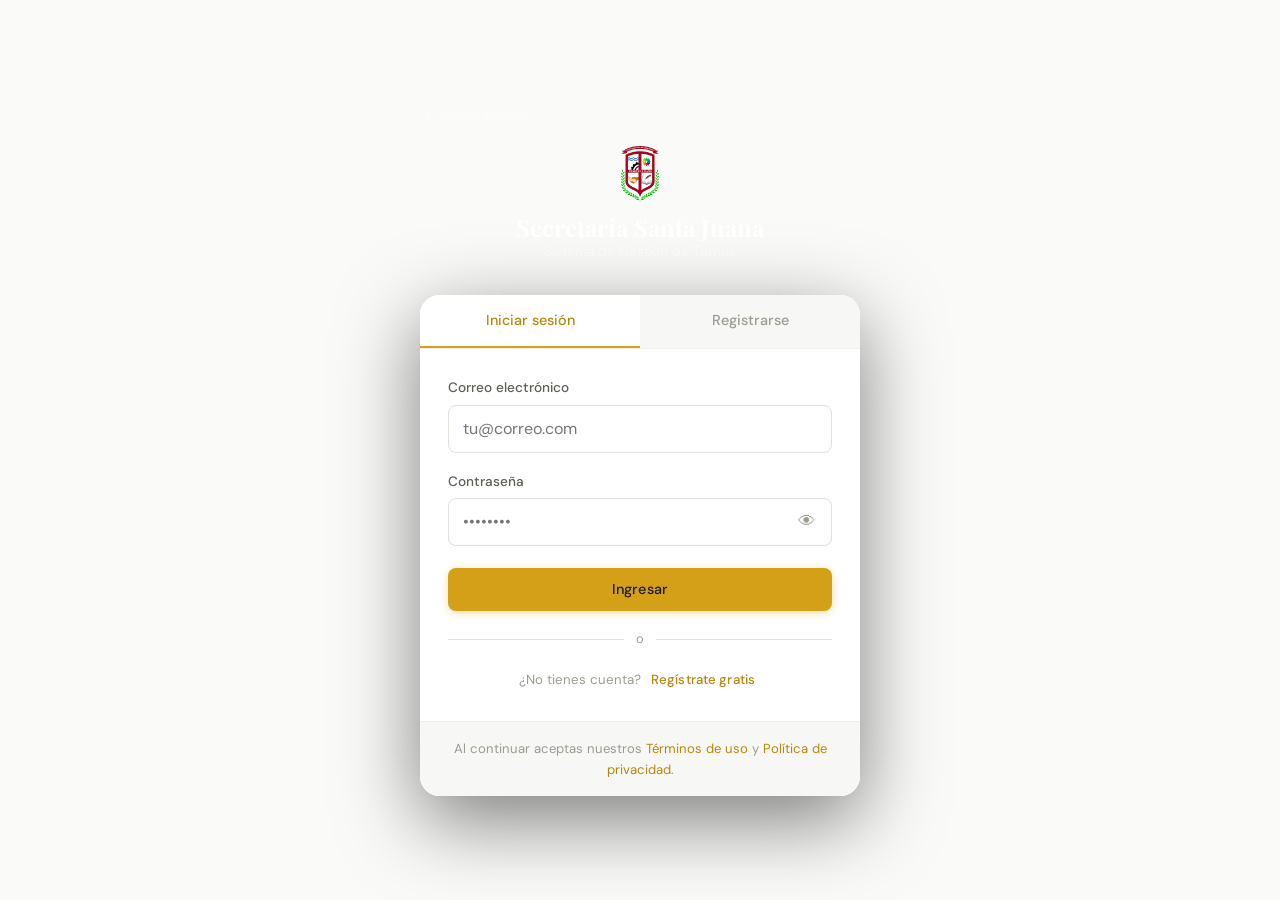
<file: auth/index.html>
<!DOCTYPE html>
<html lang="es">
<head>
<meta charset="UTF-8">
<meta name="viewport" content="width=device-width,initial-scale=1">
<title>Ingresar — Secretaría Santa Juana</title>
<meta name="description" content="Inicia sesión o regístrate para gestionar tu turno en la Secretaría Santa Juana.">
<link rel="icon" type="image/png" href="/assets/imgs/fav_icon.png">
<link rel="stylesheet" href="/assets/css/styles.css">
<style>
.pw-toggle{position:relative}
.pw-toggle input{padding-right:44px}
.pw-eye{position:absolute;right:12px;top:50%;transform:translateY(-50%);background:none;border:none;cursor:pointer;color:var(--gray-400);font-size:1.1rem;padding:4px;line-height:1;transition:var(--transition)}
.pw-eye:hover{color:var(--gray-800)}
.strength-bar{height:3px;border-radius:2px;margin-top:6px;display:flex;gap:3px}
.strength-bar span{flex:1;border-radius:2px;background:var(--gray-200);transition:background .3s}
.strength-bar.s1 span:nth-child(1){background:var(--danger)}
.strength-bar.s2 span:nth-child(-n+2){background:var(--warning)}
.strength-bar.s3 span:nth-child(-n+3){background:var(--gold)}
.strength-bar.s4 span{background:var(--success)}
.strength-label{font-size:.72rem;color:var(--gray-400);margin-top:3px}
.auth-divider{display:flex;align-items:center;gap:12px;margin:18px 0;color:var(--gray-400);font-size:.8rem}
.auth-divider::before,.auth-divider::after{content:'';flex:1;height:1px;background:var(--gray-200)}
.back-link{display:inline-flex;align-items:center;gap:6px;color:rgba(255,255,255,.45);font-size:.82rem;margin-bottom:20px;transition:var(--transition);text-decoration:none}
.back-link:hover{color:var(--gold)}
.back-link svg{width:14px;height:14px}
</style>
</head>
<body data-page="auth">
<div id="toast-container"></div>

<div class="auth-bg"></div>

<div class="auth-page">
  <div class="auth-container">

    <a href="/" class="back-link">
      <svg viewBox="0 0 16 16" fill="none" stroke="currentColor" stroke-width="1.8" stroke-linecap="round" stroke-linejoin="round">
        <path d="M10 12L6 8l4-4"/>
      </svg>
      Volver al inicio
    </a>

    <div class="auth-logo">
      <img src="/assets/imgs/icon.png" alt="Logo Secretaría Santa Juana">
      <h1>Secretaría Santa Juana</h1>
      <p>Sistema de Gestión de Turnos</p>
    </div>

    <div class="auth-card">
      <div class="auth-tabs">
        <div class="auth-tab active" data-tab="login">Iniciar sesión</div>
        <div class="auth-tab" data-tab="register">Registrarse</div>
      </div>

      <div class="auth-panel active" id="panel-login">
        <form id="login-form" novalidate autocomplete="on">
          <div class="form-group">
            <label class="form-label" for="login-email">Correo electrónico</label>
            <input class="form-control" type="email" id="login-email" name="email" placeholder="tu@correo.com" required autocomplete="email">
            <span class="form-error" id="err-email"></span>
          </div>
          <div class="form-group">
            <label class="form-label" for="login-password">Contraseña</label>
            <div class="pw-toggle">
              <input class="form-control" type="password" id="login-password" name="password" placeholder="••••••••" required autocomplete="current-password">
              <button type="button" class="pw-eye" data-target="login-password" aria-label="Mostrar contraseña">👁</button>
            </div>
            <span class="form-error" id="err-password"></span>
          </div>
          <button type="submit" class="btn btn-primary" style="width:100%;justify-content:center;margin-top:4px">
            Ingresar
          </button>
        </form>
        <div class="auth-divider">o</div>
        <p style="text-align:center;font-size:.83rem;color:var(--gray-400)">
          ¿No tienes cuenta?
          <button type="button" class="btn btn-ghost btn-sm" data-switch-tab="register" style="padding:2px 6px;font-size:.83rem;color:var(--gold-deep)">Regístrate gratis</button>
        </p>
      </div>

      <div class="auth-panel" id="panel-register">
        <form id="register-form" novalidate autocomplete="off">
          <div class="form-group">
            <label class="form-label" for="reg-name">Nombre completo</label>
            <input class="form-control" type="text" id="reg-name" name="name" placeholder="Juan Pérez" required minlength="2" maxlength="120" autocomplete="name">
            <span class="form-error" id="err-name"></span>
          </div>
          <div class="form-group">
            <label class="form-label" for="reg-email">Correo electrónico</label>
            <input class="form-control" type="email" id="reg-email" name="email" placeholder="tu@correo.com" required autocomplete="email">
            <span class="form-error" id="err-reg-email"></span>
          </div>
          <div class="form-group">
            <label class="form-label" for="reg-phone">Teléfono <span style="color:var(--gray-400);font-weight:400">(opcional)</span></label>
            <input class="form-control" type="tel" id="reg-phone" name="phone" placeholder="300 000 0000" autocomplete="tel">
          </div>
          <div class="form-group">
            <label class="form-label" for="reg-password">Contraseña</label>
            <div class="pw-toggle">
              <input class="form-control" type="password" id="reg-password" name="password" placeholder="Mínimo 8 caracteres" required autocomplete="new-password">
              <button type="button" class="pw-eye" data-target="reg-password" aria-label="Mostrar contraseña">👁</button>
            </div>
            <div class="strength-bar" id="strength-bar"><span></span><span></span><span></span><span></span></div>
            <div class="strength-label" id="strength-label"></div>
            <span class="form-error" id="err-reg-password"></span>
          </div>
          <div class="form-group" style="margin-bottom:4px">
            <label class="form-label" for="reg-password2">Confirmar contraseña</label>
            <div class="pw-toggle">
              <input class="form-control" type="password" id="reg-password2" name="password2" placeholder="Repite tu contraseña" required autocomplete="new-password">
              <button type="button" class="pw-eye" data-target="reg-password2" aria-label="Mostrar contraseña">👁</button>
            </div>
            <span class="form-error" id="err-password2"></span>
          </div>
          <button type="submit" class="btn btn-primary" style="width:100%;justify-content:center;margin-top:16px">
            Crear cuenta
          </button>
        </form>
        <div class="auth-divider">o</div>
        <p style="text-align:center;font-size:.83rem;color:var(--gray-400)">
          ¿Ya tienes cuenta?
          <button type="button" class="btn btn-ghost btn-sm" data-switch-tab="login" style="padding:2px 6px;font-size:.83rem;color:var(--gold-deep)">Inicia sesión</button>
        </p>
      </div>

      <div class="auth-footer">
        Al continuar aceptas nuestros <a href="#" style="color:var(--gold-deep)">Términos de uso</a> y <a href="#" style="color:var(--gold-deep)">Política de privacidad</a>.
      </div>
    </div>

  </div>
</div>

<script src="/assets/js/app.js"></script>
<script>
document.querySelectorAll('.pw-eye').forEach(btn => {
  btn.addEventListener('click', () => {
    const input = document.getElementById(btn.dataset.target);
    if (!input) return;
    const show = input.type === 'password';
    input.type = show ? 'text' : 'password';
    btn.textContent = show ? '🙈' : '👁';
  });
});

document.querySelectorAll('[data-switch-tab]').forEach(btn => {
  btn.addEventListener('click', () => {
    const tab = btn.dataset.switchTab;
    document.querySelectorAll('.auth-tab').forEach(t => t.classList.toggle('active', t.dataset.tab === tab));
    document.querySelectorAll('.auth-panel').forEach(p => p.classList.toggle('active', p.id === 'panel-' + tab));
  });
});

const pwInput = document.getElementById('reg-password');
const strengthBar = document.getElementById('strength-bar');
const strengthLabel = document.getElementById('strength-label');
const strengthLevels = ['', 'Débil', 'Regular', 'Buena', 'Fuerte'];
const strengthClasses = ['', 's1', 's2', 's3', 's4'];

function calcStrength(pw) {
  let score = 0;
  if (pw.length >= 8) score++;
  if (/[A-Z]/.test(pw) && /[a-z]/.test(pw)) score++;
  if (/[0-9]/.test(pw)) score++;
  if (/[\W_]/.test(pw)) score++;
  return score;
}

pwInput?.addEventListener('input', () => {
  const pw = pwInput.value;
  const score = pw ? calcStrength(pw) : 0;
  strengthBar.className = 'strength-bar' + (score ? ' ' + strengthClasses[score] : '');
  strengthLabel.textContent = pw ? strengthLevels[score] : '';
});
</script>
</body>
</html>
</file>
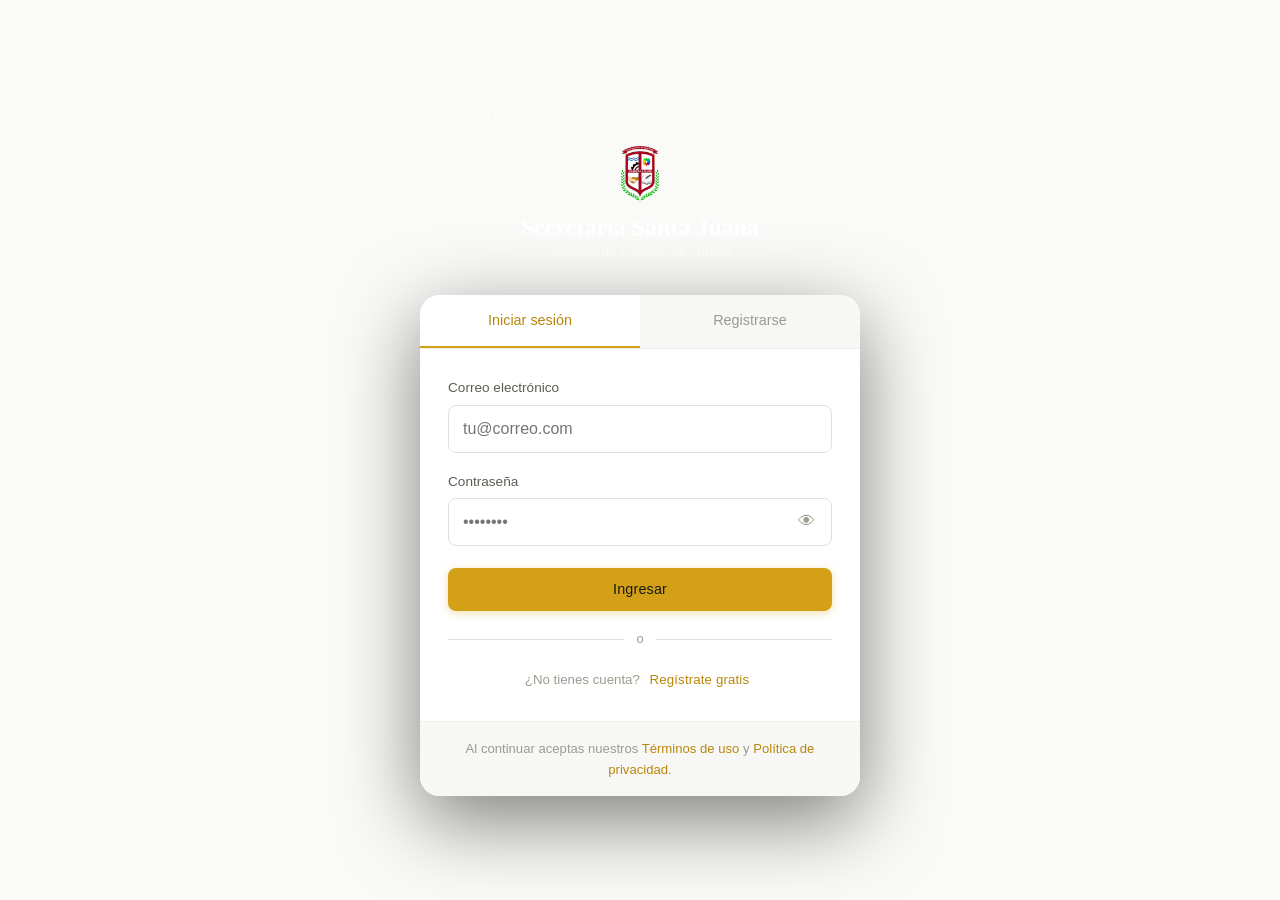
<file: home/index.html>
<!DOCTYPE html>
<html lang="es">
<head>
<meta charset="UTF-8">
<meta name="viewport" content="width=device-width,initial-scale=1">
<title>Mi Turno — Secretaría Santa Juana</title>
<meta name="description" content="Monitorea tu turno en tiempo real en la Secretaría Santa Juana.">
<link rel="icon" type="image/png" href="/assets/imgs/fav_icon.png">
<link rel="stylesheet" href="/assets/css/styles.css">
<style>
*,*::before,*::after{box-sizing:border-box}
.h-nav{position:fixed;top:0;left:0;right:0;z-index:900;background:rgba(26,26,20,.95);backdrop-filter:blur(14px);border-bottom:1px solid rgba(255,255,255,.06)}
.h-nav-inner{display:flex;align-items:center;justify-content:space-between;height:64px;padding:0 24px;max-width:1120px;margin:0 auto;gap:12px}
.h-brand{display:flex;align-items:center;gap:10px;font-family:'Playfair Display',serif;font-weight:700;font-size:1rem;color:#fff;white-space:nowrap}
.h-brand img{width:32px;height:32px;border-radius:8px;flex-shrink:0}
.h-right{display:flex;align-items:center;gap:10px;flex-shrink:0}
.h-uname{font-size:.85rem;color:rgba(255,255,255,.65)}
.h-avatar{width:32px;height:32px;border-radius:50%;background:var(--gold);display:flex;align-items:center;justify-content:center;font-weight:700;font-size:.78rem;color:var(--black);flex-shrink:0}
.h-body{padding-top:64px;min-height:100vh;background:var(--black)}
.h-hero{background:linear-gradient(160deg,#1a1a14 0%,#1c1c10 100%);padding:36px 0 28px;position:relative;overflow:hidden;border-bottom:1px solid rgba(255,255,255,.05)}
.h-hero::before{content:'';position:absolute;top:-40%;left:50%;transform:translateX(-50%);width:700px;height:500px;background:radial-gradient(ellipse,rgba(212,160,23,.09) 0%,transparent 65%);pointer-events:none}
.hero-wrap{max-width:1120px;margin:0 auto;padding:0 24px;position:relative;z-index:1}
.hero-lbl{font-size:.7rem;text-transform:uppercase;letter-spacing:.15em;color:rgba(255,255,255,.35);margin-bottom:10px;font-weight:600}
.hero-num{font-family:'Playfair Display',serif;font-size:clamp(4.5rem,16vw,8rem);font-weight:700;color:var(--gold);line-height:1;text-shadow:0 0 80px rgba(212,160,23,.25);transition:color .3s}
.hero-num.empty{color:rgba(255,255,255,.1)}
.hero-svc{font-size:.9rem;color:rgba(255,255,255,.4);margin-top:6px;min-height:1.4em}
.hero-pills{display:flex;align-items:center;gap:12px;margin-top:20px;flex-wrap:wrap}
.hero-pill{display:flex;align-items:center;gap:8px;background:rgba(255,255,255,.04);border:1px solid rgba(255,255,255,.07);border-radius:10px;padding:8px 14px}
.hp-lbl{font-size:.68rem;color:rgba(255,255,255,.3);display:block;text-transform:uppercase;letter-spacing:.06em}
.hp-val{font-size:.88rem;font-weight:600;color:rgba(255,255,255,.75);display:block}
.h-main{max-width:1120px;margin:0 auto;padding:28px 24px 56px}
.h-grid{display:grid;grid-template-columns:1fr 320px;gap:22px;align-items:start}
@media(max-width:900px){.h-grid{grid-template-columns:1fr}}
@media(max-width:480px){.h-uname{display:none}.hero-pills{gap:8px}}
.turn-panel{background:rgba(255,255,255,.025);border:1px solid rgba(212,160,23,.18);border-radius:20px;overflow:hidden}
.turn-panel-head{padding:18px 22px;border-bottom:1px solid rgba(255,255,255,.05);display:flex;align-items:center;justify-content:space-between;gap:10px}
.turn-panel-title{font-size:.75rem;font-weight:600;color:rgba(255,255,255,.4);text-transform:uppercase;letter-spacing:.1em}
.turn-panel-body{padding:26px 22px}
.turn-big-num{font-family:'Playfair Display',serif;font-size:4rem;font-weight:700;color:var(--gold-light);line-height:1}
.turn-svc-tag{display:inline-block;background:rgba(212,160,23,.1);border:1px solid rgba(212,160,23,.2);border-radius:20px;padding:4px 12px;font-size:.75rem;color:var(--gold);margin-top:8px;margin-bottom:18px}
.turn-row{display:flex;justify-content:space-between;align-items:center;padding:9px 0;border-bottom:1px solid rgba(255,255,255,.04)}
.turn-row:last-of-type{border-bottom:none}
.turn-row-lbl{font-size:.78rem;color:rgba(255,255,255,.3)}
.turn-row-val{font-size:.85rem;font-weight:600;color:rgba(255,255,255,.7)}
.prog-wrap{margin-top:14px}
.prog-hd{display:flex;justify-content:space-between;font-size:.72rem;color:rgba(255,255,255,.3);margin-bottom:5px}
.prog-track{height:5px;background:rgba(255,255,255,.06);border-radius:3px;overflow:hidden}
.prog-fill{height:100%;background:linear-gradient(90deg,var(--gold),var(--gold-light));border-radius:3px;transition:width .9s cubic-bezier(.4,0,.2,1)}
.no-turn-wrap{background:rgba(255,255,255,.025);border:1px dashed rgba(255,255,255,.07);border-radius:20px;padding:48px 24px;text-align:center}
.no-turn-ico{font-size:2.6rem;margin-bottom:12px}
.no-turn-ttl{font-size:1rem;font-weight:600;color:rgba(255,255,255,.55);margin-bottom:8px}
.no-turn-sub{font-size:.83rem;color:rgba(255,255,255,.25);margin-bottom:24px;max-width:280px;margin-left:auto;margin-right:auto}
.my-turn-alert{background:linear-gradient(135deg,rgba(212,160,23,.18) 0%,rgba(245,200,66,.08) 100%);border:1px solid rgba(212,160,23,.35);border-radius:12px;padding:14px 18px;display:flex;align-items:center;gap:14px;margin-bottom:20px}
.mta-ico{font-size:1.6rem;flex-shrink:0}
.mta-txt strong{display:block;color:var(--gold-light);font-size:.92rem;margin-bottom:2px}
.mta-txt span{font-size:.8rem;color:rgba(255,255,255,.45)}
.s-card{background:rgba(255,255,255,.025);border:1px solid rgba(255,255,255,.05);border-radius:14px;overflow:hidden;margin-bottom:14px}
.s-card-head{padding:12px 16px;border-bottom:1px solid rgba(255,255,255,.04);font-size:.72rem;font-weight:600;color:rgba(255,255,255,.35);text-transform:uppercase;letter-spacing:.09em;display:flex;align-items:center;justify-content:space-between}
.s-card-body{padding:14px 16px}
.q-stat{display:flex;align-items:center;justify-content:space-between;padding:7px 0;border-bottom:1px solid rgba(255,255,255,.04)}
.q-stat:last-child{border-bottom:none}
.q-stat-lbl{font-size:.8rem;color:rgba(255,255,255,.35);display:flex;align-items:center;gap:7px}
.q-stat-val{font-size:.95rem;font-weight:700;color:rgba(255,255,255,.75);font-family:'Playfair Display',serif}
.pulse-dot{width:7px;height:7px;border-radius:50%;background:#4caf7a;animation:h-pulse 2s infinite;flex-shrink:0}
@keyframes h-pulse{0%,100%{opacity:1}50%{opacity:.35}}
.act-card{background:linear-gradient(135deg,rgba(30,126,52,.12) 0%,rgba(30,126,52,.05) 100%);border:1px solid rgba(30,126,52,.2);border-radius:10px;padding:12px 14px;display:flex;align-items:center;gap:12px}
.act-num{font-family:'Playfair Display',serif;font-size:1.8rem;font-weight:700;color:#4caf7a;line-height:1}
.act-info{flex:1}
.act-lbl{font-size:.68rem;color:rgba(255,255,255,.3);text-transform:uppercase;letter-spacing:.07em}
.act-svc{font-size:.82rem;color:rgba(255,255,255,.6);margin-top:2px}
.notif-bar{background:var(--gold-pale);border:1px solid var(--gold-light);border-radius:10px;padding:10px 14px;display:flex;align-items:center;gap:10px;margin-bottom:20px;font-size:.85rem}
.notif-bar.hidden{display:none}
.modal-dark .modal{background:#1e1e18;color:#fff}
.modal-dark .modal-header h3{color:#fff}
.modal-dark .form-label{color:rgba(255,255,255,.55)}
.modal-dark .form-control{background:rgba(255,255,255,.07);border-color:rgba(255,255,255,.12);color:#fff}
.modal-dark .form-control:focus{border-color:var(--gold);box-shadow:0 0 0 3px rgba(212,160,23,.15)}
.modal-dark .form-control::placeholder{color:rgba(255,255,255,.2)}
.modal-dark select.form-control option{background:#1e1e18;color:#fff}
.modal-dark .modal-close{color:rgba(255,255,255,.4)}
.modal-dark .modal-close:hover{background:rgba(255,255,255,.08);color:#fff}
.modal-dark .modal-footer{border-top:1px solid rgba(255,255,255,.07);padding:14px 22px}
.btn-cancel-turn{background:rgba(192,57,43,.15);color:#e57373;border:1px solid rgba(192,57,43,.3);border-radius:8px;padding:8px 18px;font-size:.85rem;font-weight:500;cursor:pointer;transition:.2s;width:100%;justify-content:center;display:flex;align-items:center;gap:6px}
.btn-cancel-turn:hover{background:rgba(192,57,43,.25);color:#ef9a9a}
.skel{background:linear-gradient(90deg,rgba(255,255,255,.05) 25%,rgba(255,255,255,.09) 50%,rgba(255,255,255,.05) 75%);background-size:400px 100%;animation:sk 1.5s infinite;border-radius:6px}
@keyframes sk{from{background-position:-200px 0}to{background-position:200px 0}}
</style>
</head>
<body data-page="home">
<div id="toast-container"></div>

<nav class="h-nav">
  <div class="h-nav-inner">
    <div class="h-brand">
      <img src="/assets/imgs/icon.png" alt="Logo">
      <span>Secretaría Santa Juana</span>
    </div>
    <div class="h-right">
      <span id="conn-status" class="conn-badge disconnected">● Conectando</span>
      <div class="h-avatar" id="user-initial">?</div>
      <span class="h-uname" id="user-name">Cargando…</span>
      <button id="logout-btn" class="btn btn-ghost btn-sm" style="color:rgba(255,255,255,.4);padding:6px 10px">Salir</button>
    </div>
  </div>
</nav>

<div class="h-body">
  <div class="h-hero">
    <div class="hero-wrap">
      <div class="hero-lbl">Turno siendo atendido ahora</div>
      <div id="h-current-num" class="hero-num empty">—</div>
      <div id="h-active-svc" class="hero-svc">Sin turno activo</div>
      <div class="hero-pills">
        <div class="hero-pill">
          <span style="font-size:1rem">🕐</span>
          <span>
            <span class="hp-lbl">En espera</span>
            <span class="hp-val" id="h-waiting-count">0</span>
          </span>
        </div>
        <div class="hero-pill">
          <span style="font-size:1rem">📅</span>
          <span>
            <span class="hp-lbl">Fecha</span>
            <span class="hp-val" id="h-today-date"></span>
          </span>
        </div>
        <div class="hero-pill">
          <span style="font-size:1rem">⏰</span>
          <span>
            <span class="hp-lbl">Horario</span>
            <span class="hp-val">7:00 — 17:00</span>
          </span>
        </div>
      </div>
    </div>
  </div>

  <div class="h-main">
    <div id="notif-bar" class="notif-bar hidden">
      <span>🔔</span>
      <span style="flex:1;color:var(--gray-700)">Activa las notificaciones para saber cuándo es tu turno.</span>
      <button id="btn-enable-notif" class="btn btn-primary btn-sm">Activar</button>
      <button id="btn-dismiss-notif" class="btn btn-ghost btn-sm" style="color:var(--gray-400)">✕</button>
    </div>

    <div class="h-grid">
      <div>
        <div id="my-turn-alert" class="my-turn-alert" style="display:none">
          <div class="mta-ico">🔔</div>
          <div class="mta-txt">
            <strong>¡Es tu turno ahora!</strong>
            <span>Por favor acércate a la ventanilla de atención.</span>
          </div>
        </div>

        <div id="my-turn-section" style="display:none">
          <div class="turn-panel">
            <div class="turn-panel-head">
              <span class="turn-panel-title">Mi turno</span>
              <span id="my-turn-badge"></span>
            </div>
            <div class="turn-panel-body">
              <div class="turn-big-num" id="my-turn-number">—</div>
              <div id="my-turn-svc-tag" class="turn-svc-tag"></div>
              <div class="turn-row">
                <span class="turn-row-lbl">Posición en cola</span>
                <span class="turn-row-val" id="my-turn-pos">—</span>
              </div>
              <div class="turn-row">
                <span class="turn-row-lbl">Servicio</span>
                <span class="turn-row-val" id="my-turn-svc">—</span>
              </div>
              <div class="turn-row">
                <span class="turn-row-lbl">Hora de solicitud</span>
                <span class="turn-row-val" id="my-turn-time">—</span>
              </div>
              <div id="prog-wrap" class="prog-wrap" style="display:none">
                <div class="prog-hd">
                  <span>Progreso en cola</span>
                  <span id="prog-pct">0%</span>
                </div>
                <div class="prog-track">
                  <div class="prog-fill" id="prog-fill" style="width:5%"></div>
                </div>
              </div>
              <div style="margin-top:20px">
                <button id="cancel-turn-btn" class="btn-cancel-turn">Cancelar turno</button>
              </div>
            </div>
          </div>
        </div>

        <div id="no-turn-section">
          <div class="no-turn-wrap">
            <div class="no-turn-ico">🎫</div>
            <div class="no-turn-ttl">No tienes un turno activo</div>
            <div class="no-turn-sub">Solicita un turno para ser atendido. Te notificaremos cuando sea tu momento.</div>
            <button id="request-turn-btn" class="btn btn-primary btn-lg" style="margin:0 auto">Solicitar turno</button>
          </div>
        </div>
      </div>

      <div>
        <div class="s-card">
          <div class="s-card-head">
            Turno activo
            <div class="pulse-dot"></div>
          </div>
          <div class="s-card-body">
            <div id="active-turn-display">
              <div style="text-align:center;padding:10px 0;color:rgba(255,255,255,.2);font-size:.82rem">Sin turno activo</div>
            </div>
          </div>
        </div>

        <div class="s-card">
          <div class="s-card-head">Estado de la cola</div>
          <div class="s-card-body">
            <div class="q-stat">
              <span class="q-stat-lbl">🕐 En espera</span>
              <span class="q-stat-val" id="sb-waiting">0</span>
            </div>
            <div class="q-stat">
              <span class="q-stat-lbl">✅ Número atendido</span>
              <span class="q-stat-val" id="sb-current">—</span>
            </div>
          </div>
        </div>

        <div class="s-card">
          <div class="s-card-head">Información</div>
          <div class="s-card-body" style="font-size:.8rem;color:rgba(255,255,255,.35);line-height:1.9">
            <div>📍 Calle Principal #10-20, Santa Juana</div>
            <div>📞 (601) 555-0100</div>
            <div>🕐 Lun–Vie: 7:00 a.m. — 5:00 p.m.</div>
          </div>
        </div>
      </div>
    </div>
  </div>
</div>

<div class="modal-backdrop modal-dark" id="modal-turn">
  <div class="modal">
    <div class="modal-header">
      <h3>Solicitar turno</h3>
      <button class="modal-close" aria-label="Cerrar">✕</button>
    </div>
    <form id="turn-form" novalidate>
      <div class="modal-body">
        <div class="form-group">
          <label class="form-label" for="turn-service">Tipo de servicio</label>
          <select class="form-control" id="turn-service" name="service"></select>
        </div>
        <div class="form-group" style="margin-bottom:0">
          <label class="form-label" for="turn-notes">Notas <span style="color:rgba(255,255,255,.25);font-weight:400">(opcional)</span></label>
          <textarea class="form-control" id="turn-notes" name="notes" placeholder="Describe brevemente tu trámite…" rows="3"></textarea>
        </div>
      </div>
      <div class="modal-footer">
        <button type="button" class="btn btn-secondary" id="turn-form-cancel">Cancelar</button>
        <button type="submit" class="btn btn-primary" id="turn-form-submit">Confirmar turno</button>
      </div>
    </form>
  </div>
</div>

<script src="/assets/js/app.js"></script>
<script>
(function(){
  const $  = id => document.getElementById(id);
  const esc = s => String(s??'').replace(/&/g,'&amp;').replace(/</g,'&lt;').replace(/>/g,'&gt;').replace(/"/g,'&quot;');
  const fmt = s => { if(!s) return '—'; return new Date(s).toLocaleString('es-CO',{day:'2-digit',month:'short',hour:'2-digit',minute:'2-digit'}); };
  const sbadge = s => { const m={waiting:'En espera',active:'Activo',completed:'Completado',cancelled:'Cancelado'}; return `<span class="badge badge-${s}">${m[s]??s}</span>`; };
  const pad = n => String(n).padStart(3,'0');

  $('h-today-date').textContent = new Date().toLocaleDateString('es-CO',{weekday:'short',day:'numeric',month:'short'});

  let prevStatus = null;
  let prevCurrent = null;
  let myTurnId = null;
  let servicesLoaded = false;

  function applyQueueData(data) {
    const ct = $('h-current-num');
    if(ct){
      const v = data.current_turn;
      ct.textContent = v ? pad(v) : '—';
      ct.classList.toggle('empty', !v);
    }
    const as = $('h-active-svc');
    if(as) as.textContent = data.active_turn ? data.active_turn.service : 'Sin turno activo';
    const wc = $('h-waiting-count');
    if(wc) wc.textContent = data.waiting_count ?? 0;
    const sbw = $('sb-waiting');
    if(sbw) sbw.textContent = data.waiting_count ?? 0;
    const sbc = $('sb-current');
    if(sbc) sbc.textContent = data.current_turn || '—';

    const atd = $('active-turn-display');
    if(atd){
      if(data.active_turn){
        const t = data.active_turn;
        atd.innerHTML = `<div class="act-card"><div class="act-num">#${t.turn_number}</div><div class="act-info"><div class="act-lbl">En atención</div><div class="act-svc">${esc(t.service)}</div>${t.user_name?`<div style="font-size:.72rem;color:rgba(255,255,255,.25);margin-top:2px">${esc(t.user_name)}</div>`:''}</div><div class="pulse-dot"></div></div>`;
      } else {
        atd.innerHTML = '<div style="text-align:center;padding:10px 0;color:rgba(255,255,255,.2);font-size:.82rem">Sin turno activo</div>';
      }
    }

    const mt = data.my_turn;
    const alert = $('my-turn-alert');
    if(mt){
      const isActive = mt.status === 'active';
      myTurnId = mt.id;
      $('my-turn-section').style.display = 'block';
      $('no-turn-section').style.display = 'none';
      if(alert) alert.style.display = isActive ? 'flex' : 'none';

      const num = $('my-turn-number');
      if(num) num.textContent = '#' + pad(mt.turn_number);
      const stag = $('my-turn-svc-tag');
      if(stag) stag.textContent = mt.service;
      const svc = $('my-turn-svc');
      if(svc) svc.textContent = mt.service;
      const badge = $('my-turn-badge');
      if(badge) badge.innerHTML = sbadge(mt.status);
      const pos = $('my-turn-pos');
      if(pos) pos.textContent = isActive ? '¡Es tu turno!' : (mt.position ? `${mt.position}°` : '—');
      const tm = $('my-turn-time');
      if(tm) tm.textContent = mt.created_at ? fmt(mt.created_at) : '—';

      const pw = $('prog-wrap');
      const pf = $('prog-fill');
      const pp = $('prog-pct');
      if(pw && pf){
        if(!isActive && mt.position){
          pw.style.display = 'block';
          const total = Math.max(1, data.waiting_count || 1);
          const pct = Math.max(5, Math.min(95, Math.round((1-(mt.position-1)/total)*100)));
          pf.style.width = pct + '%';
          if(pp) pp.textContent = pct + '%';
        } else {
          pw.style.display = isActive ? 'none' : 'block';
          if(isActive){ pf.style.width='100%'; }
        }
      }

      if(prevStatus !== mt.status){
        if(mt.status === 'active'){
          if(typeof toast === 'function') toast('¡Es tu turno! Acércate a la ventanilla.','success',8000);
          if(typeof sendNotification === 'function') sendNotification('¡Tu turno!','Es tu turno. Por favor acércate a la ventanilla.',{requireInteraction:true});
        }
        if(mt.status === 'cancelled' && prevStatus !== null){
          if(typeof toast === 'function') toast('Tu turno fue cancelado.','warning');
        }
        prevStatus = mt.status;
      }
      if(mt.status === 'waiting' && mt.position <= 2 && prevCurrent !== data.current_turn){
        if(typeof toast === 'function') toast('¡Prepárate! Estás próximo a ser atendido.','info',6000);
        if(typeof sendNotification === 'function') sendNotification('¡Prepárate!',`Posición ${mt.position} en la cola.`);
      }
    } else {
      myTurnId = null;
      $('my-turn-section').style.display = 'none';
      $('no-turn-section').style.display = 'block';
      if(alert) alert.style.display = 'none';
      if(prevStatus !== null) prevStatus = null;
    }
    prevCurrent = data.current_turn;
  }

  async function loadQueue(){
    if(typeof api !== 'function') return;
    const res = await api('get_queue');
    if(res && res.success) applyQueueData(res);
  }

  async function loadServices(){
    if(servicesLoaded) return;
    const sel = $('turn-service');
    if(!sel) return;
    const res = await api('get_services');
    const svcs = (res && res.services) ? res.services : ['Atención General','Trámites Documentales','Certificados','Consultas','Pagos y Recaudos','Orientación Ciudadana'];
    sel.innerHTML = '';
    svcs.forEach(s => { const o = document.createElement('option'); o.value = o.textContent = s; sel.appendChild(o); });
    servicesLoaded = true;
  }

  async function init(){
    if(typeof checkSession !== 'function'){ setTimeout(init, 80); return; }
    const user = await checkSession();
    if(!user){ location.href = '/auth/'; return; }

    const ui = $('user-initial');
    const un = $('user-name');
    if(ui) ui.textContent = user.name[0].toUpperCase();
    if(un) un.textContent = user.name;

    if(typeof loadCsrf === 'function') await loadCsrf();

    const nb = $('notif-bar');
    if(nb && 'Notification' in window){
      if(Notification.permission === 'default') nb.classList.remove('hidden');
      $('btn-enable-notif')?.addEventListener('click', async () => {
        if(typeof requestNotifPermission === 'function'){
          const ok = await requestNotifPermission();
          if(ok){ nb.classList.add('hidden'); if(typeof toast === 'function') toast('Notificaciones activadas.','success'); }
          else if(typeof toast === 'function') toast('Permiso denegado.','warning');
        }
      });
    }
    $('btn-dismiss-notif')?.addEventListener('click', () => $('notif-bar')?.classList.add('hidden'));

    $('logout-btn')?.addEventListener('click', async () => {
      if(typeof api === 'function') await api('logout',{method:'POST'});
      location.href = '/auth/';
    });

    $('request-turn-btn')?.addEventListener('click', async () => {
      await loadServices();
      if(typeof openModal === 'function') openModal('modal-turn');
    });

    $('turn-form-cancel')?.addEventListener('click', () => {
      if(typeof closeModal === 'function') closeModal('modal-turn');
    });

    $('cancel-turn-btn')?.addEventListener('click', async () => {
      if(!myTurnId) return;
      const ok = typeof confirm === 'function' ? await confirm('Cancelar turno','¿Deseas cancelar tu turno?','Sí, cancelar',true) : window.confirm('¿Cancelar turno?');
      if(!ok) return;
      const res = await api('cancel_turn',{method:'POST',body:{id:myTurnId}});
      if(typeof toast === 'function') toast(res.message, res.success ? 'success' : 'error');
      if(res.success) await loadQueue();
    });

    $('turn-form')?.addEventListener('submit', async e => {
      e.preventDefault();
      const btn = $('turn-form-submit');
      if(typeof setLoading === 'function') setLoading(btn, true);
      const res = await api('create_turn',{
        method:'POST',
        body:{
          service: $('turn-service')?.value || 'Atención General',
          notes:   $('turn-notes')?.value || ''
        }
      });
      if(typeof setLoading === 'function') setLoading(btn, false);
      if(res.success){
        if(typeof toast === 'function') toast(`Turno #${res.turn_number} asignado. Posición: ${res.position}`,'success');
        if(typeof closeModal === 'function') closeModal('modal-turn');
        const tf = $('turn-form');
        if(tf) tf.reset();
        await loadQueue();
      } else {
        if(typeof toast === 'function') toast(res.message,'error');
      }
    });

    await loadQueue();

    if(typeof connectSSE === 'function'){
      connectSSE(data => {
        if(data && data.type === 'queue_update'){
          applyQueueData({
            success: true,
            current_turn:  data.current_turn,
            active_turn:   data.active_turn,
            waiting_count: data.waiting_count,
            my_turn:       data.my_turn ?? null
          });
        }
      });
    }
  }

  if(document.readyState === 'loading'){
    document.addEventListener('DOMContentLoaded', init);
  } else {
    init();
  }
})();
</script>
</body>
</html>
</file>
<file: assets/css/styles.css>
@import url('https://fonts.googleapis.com/css2?family=Playfair+Display:wght@500;700&family=DM+Sans:wght@300;400;500;600&display=swap');

:root {
  --gold-deep:   #B8860B;
  --gold:        #D4A017;
  --gold-light:  #F5C842;
  --gold-pale:   #FFF3C4;
  --white:       #FFFFFF;
  --off-white:   #FAFAF8;
  --gray-50:     #F7F7F5;
  --gray-100:    #EFEFEC;
  --gray-200:    #E0E0DA;
  --gray-400:    #9B9B90;
  --gray-600:    #5C5C54;
  --gray-800:    #2C2C26;
  --black:       #1A1A14;
  --danger:      #C0392B;
  --danger-light:#FDECEA;
  --success:     #1E7E34;
  --success-light:#E8F5E9;
  --info:        #1565C0;
  --info-light:  #E3F2FD;
  --warning:     #E65100;
  --warning-light:#FFF3E0;
  --shadow-sm:   0 1px 4px rgba(0,0,0,.06);
  --shadow:      0 4px 16px rgba(0,0,0,.10);
  --shadow-md:   0 8px 32px rgba(0,0,0,.12);
  --shadow-lg:   0 16px 48px rgba(0,0,0,.15);
  --radius:      12px;
  --radius-sm:   8px;
  --radius-lg:   20px;
  --transition:  .22s cubic-bezier(.4,0,.2,1);
}

*,*::before,*::after{box-sizing:border-box;margin:0;padding:0}
html{scroll-behavior:smooth;font-size:16px}
body{font-family:'DM Sans',sans-serif;background:var(--off-white);color:var(--gray-800);line-height:1.6;-webkit-font-smoothing:antialiased}
img{max-width:100%;display:block}
a{color:inherit;text-decoration:none}
button{cursor:pointer;border:none;background:none;font:inherit}
input,select,textarea{font:inherit}
ul,ol{list-style:none}

.container{max-width:1200px;margin:0 auto;padding:0 24px}
.sr-only{position:absolute;width:1px;height:1px;overflow:hidden;clip:rect(0,0,0,0)}

/* ===== TYPOGRAPHY ===== */
h1,h2,h3,.font-display{font-family:'Playfair Display',serif}
h1{font-size:clamp(2rem,5vw,3.5rem);font-weight:700;line-height:1.15}
h2{font-size:clamp(1.5rem,3vw,2.2rem);font-weight:500;line-height:1.25}
h3{font-size:1.25rem;font-weight:500}
p{color:var(--gray-600)}

/* ===== BUTTONS ===== */
.btn{display:inline-flex;align-items:center;gap:8px;padding:10px 22px;border-radius:var(--radius-sm);font-weight:500;font-size:.9rem;transition:var(--transition);white-space:nowrap;letter-spacing:.01em}
.btn-primary{background:var(--gold);color:var(--black);box-shadow:0 2px 8px rgba(212,160,23,.35)}
.btn-primary:hover{background:var(--gold-deep);box-shadow:0 4px 16px rgba(212,160,23,.45);transform:translateY(-1px)}
.btn-secondary{background:var(--white);color:var(--gray-800);border:1.5px solid var(--gray-200);box-shadow:var(--shadow-sm)}
.btn-secondary:hover{border-color:var(--gold);color:var(--gold-deep);transform:translateY(-1px)}
.btn-danger{background:var(--danger);color:#fff}
.btn-danger:hover{background:#9b2d20;transform:translateY(-1px)}
.btn-success{background:var(--success);color:#fff}
.btn-success:hover{opacity:.9;transform:translateY(-1px)}
.btn-ghost{color:var(--gray-600);padding:8px 12px}
.btn-ghost:hover{background:var(--gray-100);color:var(--gray-800)}
.btn-sm{padding:6px 14px;font-size:.82rem}
.btn-lg{padding:14px 32px;font-size:1rem;border-radius:var(--radius)}
.btn-icon{padding:8px;border-radius:var(--radius-sm)}
.btn:disabled{opacity:.5;pointer-events:none}
.btn-loading{position:relative;pointer-events:none}
.btn-loading::after{content:'';position:absolute;right:10px;top:50%;transform:translateY(-50%);width:14px;height:14px;border:2px solid currentColor;border-top-color:transparent;border-radius:50%;animation:spin .7s linear infinite}

/* ===== FORM ELEMENTS ===== */
.form-group{display:flex;flex-direction:column;gap:6px;margin-bottom:18px}
.form-label{font-size:.85rem;font-weight:500;color:var(--gray-600)}
.form-control{width:100%;padding:10px 14px;border:1.5px solid var(--gray-200);border-radius:var(--radius-sm);background:var(--white);color:var(--gray-800);transition:var(--transition);outline:none}
.form-control:focus{border-color:var(--gold);box-shadow:0 0 0 3px rgba(212,160,23,.15)}
.form-control.error{border-color:var(--danger)}
.form-error{font-size:.78rem;color:var(--danger);display:none}
.form-error.visible{display:block}
select.form-control{appearance:none;background-image:url("data:image/svg+xml,%3Csvg xmlns='http://www.w3.org/2000/svg' width='12' height='8' viewBox='0 0 12 8'%3E%3Cpath d='M1 1l5 5 5-5' stroke='%239B9B90' stroke-width='1.5' fill='none' stroke-linecap='round'/%3E%3C/svg%3E");background-repeat:no-repeat;background-position:right 14px center;padding-right:36px}
textarea.form-control{resize:vertical;min-height:80px}

/* ===== CARDS ===== */
.card{background:var(--white);border-radius:var(--radius);box-shadow:var(--shadow);border:1px solid var(--gray-100);overflow:hidden}
.card-header{padding:20px 24px;border-bottom:1px solid var(--gray-100);display:flex;align-items:center;justify-content:space-between;gap:12px}
.card-body{padding:24px}
.card-footer{padding:16px 24px;border-top:1px solid var(--gray-100);display:flex;gap:8px;justify-content:flex-end}

/* ===== STAT CARDS ===== */
.stat-card{background:var(--white);border-radius:var(--radius);padding:24px;box-shadow:var(--shadow);border:1px solid var(--gray-100);display:flex;align-items:center;gap:16px;transition:var(--transition)}
.stat-card:hover{transform:translateY(-2px);box-shadow:var(--shadow-md)}
.stat-icon{width:52px;height:52px;border-radius:var(--radius-sm);display:flex;align-items:center;justify-content:center;font-size:1.5rem;flex-shrink:0}
.stat-icon.gold{background:var(--gold-pale);color:var(--gold-deep)}
.stat-icon.blue{background:var(--info-light);color:var(--info)}
.stat-icon.green{background:var(--success-light);color:var(--success)}
.stat-icon.red{background:var(--danger-light);color:var(--danger)}
.stat-icon.orange{background:var(--warning-light);color:var(--warning)}
.stat-value{font-size:1.8rem;font-weight:700;color:var(--gray-800);font-family:'Playfair Display',serif;line-height:1}
.stat-label{font-size:.82rem;color:var(--gray-400);margin-top:4px}

/* ===== BADGE ===== */
.badge{display:inline-flex;align-items:center;gap:5px;padding:3px 10px;border-radius:20px;font-size:.75rem;font-weight:500}
.badge::before{content:'';width:6px;height:6px;border-radius:50%;background:currentColor}
.badge-waiting{background:var(--warning-light);color:var(--warning)}
.badge-active{background:var(--success-light);color:var(--success)}
.badge-completed{background:var(--info-light);color:var(--info)}
.badge-cancelled{background:var(--gray-100);color:var(--gray-400)}
.badge-admin{background:var(--gold-pale);color:var(--gold-deep)}
.badge-user{background:var(--gray-100);color:var(--gray-600)}

/* ===== TABLE ===== */
.table-wrap{overflow-x:auto;-webkit-overflow-scrolling:touch}
table{width:100%;border-collapse:collapse;font-size:.88rem}
thead tr{background:var(--gray-50)}
th{padding:12px 16px;text-align:left;font-weight:600;color:var(--gray-600);font-size:.8rem;text-transform:uppercase;letter-spacing:.05em;white-space:nowrap;border-bottom:2px solid var(--gray-100)}
td{padding:12px 16px;border-bottom:1px solid var(--gray-100);color:var(--gray-700)}
tr:last-child td{border-bottom:none}
tbody tr:hover{background:var(--gray-50)}

/* ===== MODAL ===== */
.modal-backdrop{position:fixed;inset:0;background:rgba(0,0,0,.5);backdrop-filter:blur(4px);z-index:1000;display:none;align-items:center;justify-content:center;padding:16px;animation:fadeIn .2s ease}
.modal-backdrop.open{display:flex}
.modal{background:var(--white);border-radius:var(--radius-lg);box-shadow:var(--shadow-lg);width:100%;max-width:520px;max-height:90vh;overflow-y:auto;animation:slideUp .25s cubic-bezier(.4,0,.2,1)}
.modal-header{padding:24px 24px 0;display:flex;align-items:center;justify-content:space-between}
.modal-header h3{font-size:1.15rem}
.modal-body{padding:24px}
.modal-footer{padding:0 24px 24px;display:flex;gap:8px;justify-content:flex-end}
.modal-close{width:32px;height:32px;border-radius:50%;display:flex;align-items:center;justify-content:center;color:var(--gray-400);transition:var(--transition)}
.modal-close:hover{background:var(--gray-100);color:var(--gray-800)}

/* ===== TOAST ===== */
#toast-container{position:fixed;bottom:24px;right:24px;z-index:2000;display:flex;flex-direction:column;gap:8px;pointer-events:none}
.toast{background:var(--white);border-radius:var(--radius-sm);padding:12px 16px;box-shadow:var(--shadow-md);display:flex;align-items:center;gap:10px;font-size:.88rem;font-weight:500;min-width:280px;max-width:360px;border-left:4px solid;pointer-events:auto;animation:slideInRight .3s ease;transition:var(--transition)}
.toast.removing{animation:slideOutRight .3s ease forwards}
.toast-success{border-color:var(--success);color:var(--success)}
.toast-error{border-color:var(--danger);color:var(--danger)}
.toast-info{border-color:var(--info);color:var(--info)}
.toast-warning{border-color:var(--warning);color:var(--warning)}
.toast-icon{font-size:1.1rem;flex-shrink:0}
.toast-msg{flex:1;color:var(--gray-800)}

/* ===== NAVBAR ===== */
.navbar{position:fixed;top:0;left:0;right:0;z-index:900;background:rgba(255,255,255,.92);backdrop-filter:blur(12px);border-bottom:1px solid var(--gray-100);transition:var(--transition)}
.navbar-inner{display:flex;align-items:center;justify-content:space-between;height:64px}
.navbar-brand{display:flex;align-items:center;gap:10px;font-family:'Playfair Display',serif;font-weight:700;font-size:1.1rem;color:var(--black)}
.navbar-brand img{width:36px;height:36px;border-radius:8px}
.navbar-nav{display:flex;align-items:center;gap:4px}
.nav-link{padding:8px 14px;border-radius:var(--radius-sm);font-size:.9rem;color:var(--gray-600);transition:var(--transition)}
.nav-link:hover,.nav-link.active{color:var(--gold-deep);background:var(--gold-pale)}
.navbar-menu-btn{display:none;flex-direction:column;gap:5px;padding:8px;border-radius:var(--radius-sm)}
.navbar-menu-btn span{display:block;width:22px;height:2px;background:var(--gray-800);border-radius:2px;transition:var(--transition)}

/* ===== SIDEBAR (ADMIN) ===== */
.app-layout{display:flex;min-height:100vh}
.sidebar{width:260px;background:var(--black);flex-shrink:0;position:fixed;top:0;left:0;bottom:0;z-index:800;overflow-y:auto;transition:var(--transition)}
.sidebar-logo{padding:24px 20px;display:flex;align-items:center;gap:10px;border-bottom:1px solid rgba(255,255,255,.08)}
.sidebar-logo img{width:36px;height:36px;border-radius:8px}
.sidebar-logo span{font-family:'Playfair Display',serif;font-weight:700;font-size:1rem;color:var(--white)}
.sidebar-nav{padding:16px 12px}
.sidebar-section{margin-bottom:24px}
.sidebar-section-label{font-size:.7rem;font-weight:600;text-transform:uppercase;letter-spacing:.08em;color:rgba(255,255,255,.35);padding:0 8px;margin-bottom:8px}
.sidebar-link{display:flex;align-items:center;gap:10px;padding:10px 12px;border-radius:var(--radius-sm);color:rgba(255,255,255,.65);font-size:.9rem;transition:var(--transition);margin-bottom:2px}
.sidebar-link:hover{background:rgba(255,255,255,.06);color:var(--white)}
.sidebar-link.active{background:var(--gold);color:var(--black);font-weight:600}
.sidebar-link .icon{width:18px;text-align:center;font-size:.95rem;flex-shrink:0}
.sidebar-user{padding:16px 12px;border-top:1px solid rgba(255,255,255,.08);position:sticky;bottom:0;background:var(--black)}
.sidebar-user-info{display:flex;align-items:center;gap:10px;padding:10px 12px;border-radius:var(--radius-sm)}
.avatar{width:36px;height:36px;border-radius:50%;background:var(--gold);display:flex;align-items:center;justify-content:center;font-weight:700;font-size:.85rem;color:var(--black);flex-shrink:0}
.user-name{font-size:.88rem;font-weight:500;color:var(--white);white-space:nowrap;overflow:hidden;text-overflow:ellipsis}
.user-role{font-size:.75rem;color:rgba(255,255,255,.4)}
.main-content{flex:1;margin-left:260px;padding:80px 0 40px;min-height:100vh;transition:var(--transition)}

/* ===== HOME PAGE ===== */
.home-layout{padding-top:64px;min-height:100vh;background:var(--off-white)}
.queue-hero{background:linear-gradient(135deg,var(--black) 0%,#2a2a20 100%);padding:48px 0;position:relative;overflow:hidden}
.queue-hero::before{content:'';position:absolute;top:-50%;right:-10%;width:400px;height:400px;background:radial-gradient(circle,rgba(212,160,23,.2) 0%,transparent 70%);pointer-events:none}
.queue-number-display{text-align:center;padding:32px}
.queue-number-label{font-size:.8rem;text-transform:uppercase;letter-spacing:.12em;color:rgba(255,255,255,.5);margin-bottom:8px}
.queue-number{font-family:'Playfair Display',serif;font-size:clamp(4rem,15vw,8rem);font-weight:700;color:var(--gold);line-height:1;text-shadow:0 0 60px rgba(212,160,23,.4)}
.queue-service{font-size:.9rem;color:rgba(255,255,255,.6);margin-top:8px}
.my-turn-card{background:rgba(255,255,255,.06);border:1px solid rgba(212,160,23,.3);border-radius:var(--radius);padding:20px 24px;margin-top:24px;backdrop-filter:blur(8px)}
.my-turn-number{font-family:'Playfair Display',serif;font-size:2.5rem;font-weight:700;color:var(--gold-light)}
.progress-bar{height:6px;background:rgba(255,255,255,.1);border-radius:3px;overflow:hidden;margin-top:12px}
.progress-fill{height:100%;background:linear-gradient(90deg,var(--gold),var(--gold-light));border-radius:3px;transition:width .8s ease}

/* ===== LANDING ===== */
.hero{min-height:100vh;background:linear-gradient(160deg,var(--black) 0%,#1e1e16 50%,var(--black) 100%);display:flex;align-items:center;position:relative;overflow:hidden}
.hero::before{content:'';position:absolute;top:0;left:0;right:0;bottom:0;background:url("data:image/svg+xml,%3Csvg width='60' height='60' viewBox='0 0 60 60' xmlns='http://www.w3.org/2000/svg'%3E%3Cg fill='none' fill-rule='evenodd'%3E%3Cg fill='%23D4A017' fill-opacity='0.03'%3E%3Cpath d='M36 34v-4h-2v4h-4v2h4v4h2v-4h4v-2h-4zm0-30V0h-2v4h-4v2h4v4h2V6h4V4h-4zM6 34v-4H4v4H0v2h4v4h2v-4h4v-2H6zM6 4V0H4v4H0v2h4v4h2V6h4V4H6z'/%3E%3C/g%3E%3C/g%3E%3C/svg%3E");pointer-events:none}
.hero-glow{position:absolute;top:20%;left:50%;transform:translateX(-50%);width:600px;height:400px;background:radial-gradient(ellipse,rgba(212,160,23,.12) 0%,transparent 70%);pointer-events:none}
.hero-content{position:relative;z-index:1;max-width:640px}
.hero-eyebrow{display:inline-flex;align-items:center;gap:8px;background:rgba(212,160,23,.12);border:1px solid rgba(212,160,23,.25);border-radius:20px;padding:6px 16px;font-size:.82rem;color:var(--gold);letter-spacing:.05em;margin-bottom:24px}
.hero-title{font-family:'Playfair Display',serif;font-size:clamp(2.2rem,6vw,4rem);font-weight:700;color:var(--white);line-height:1.12;margin-bottom:20px}
.hero-title span{color:var(--gold)}
.hero-subtitle{font-size:1.05rem;color:rgba(255,255,255,.6);margin-bottom:36px;max-width:480px}
.hero-cta{display:flex;gap:12px;flex-wrap:wrap}
.hero-visual{position:absolute;right:0;top:0;bottom:0;width:45%;display:flex;align-items:center;justify-content:center;pointer-events:none}
.hero-badge{background:rgba(255,255,255,.04);border:1px solid rgba(255,255,255,.08);border-radius:var(--radius-lg);padding:32px;text-align:center;backdrop-filter:blur(8px)}
.hero-badge-number{font-family:'Playfair Display',serif;font-size:5rem;font-weight:700;color:var(--gold);line-height:1}
.hero-badge-label{color:rgba(255,255,255,.5);font-size:.85rem;margin-top:8px}

.section{padding:80px 0}
.section-label{font-size:.78rem;text-transform:uppercase;letter-spacing:.12em;color:var(--gold-deep);font-weight:600;margin-bottom:12px}
.section-title{margin-bottom:16px}
.section-sub{color:var(--gray-400);max-width:540px;margin-bottom:48px}

.services-grid{display:grid;grid-template-columns:repeat(auto-fill,minmax(280px,1fr));gap:20px}
.service-card{background:var(--white);border:1px solid var(--gray-100);border-radius:var(--radius);padding:28px;transition:var(--transition)}
.service-card:hover{border-color:var(--gold-pale);box-shadow:var(--shadow-md);transform:translateY(-3px)}
.service-icon{width:48px;height:48px;background:var(--gold-pale);border-radius:var(--radius-sm);display:flex;align-items:center;justify-content:center;font-size:1.4rem;margin-bottom:16px}
.service-title{font-weight:600;color:var(--gray-800);margin-bottom:8px}
.service-desc{font-size:.88rem;color:var(--gray-400);line-height:1.6}

.info-grid{display:grid;grid-template-columns:1fr 1fr;gap:40px;align-items:center}
.info-steps{display:flex;flex-direction:column;gap:20px}
.info-step{display:flex;gap:16px;align-items:flex-start}
.step-num{width:36px;height:36px;border-radius:50%;background:var(--gold);color:var(--black);display:flex;align-items:center;justify-content:center;font-weight:700;font-size:.9rem;flex-shrink:0}
.step-title{font-weight:600;margin-bottom:4px}
.step-desc{font-size:.87rem;color:var(--gray-400)}

.contact-grid{display:grid;grid-template-columns:1fr 1fr;gap:40px}
.contact-item{display:flex;gap:14px;align-items:flex-start;padding:20px;background:var(--white);border-radius:var(--radius);border:1px solid var(--gray-100)}
.contact-icon{width:44px;height:44px;background:var(--gold-pale);border-radius:var(--radius-sm);display:flex;align-items:center;justify-content:center;font-size:1.2rem;flex-shrink:0;color:var(--gold-deep)}
.contact-label{font-size:.78rem;color:var(--gray-400);margin-bottom:4px;text-transform:uppercase;letter-spacing:.05em}
.contact-value{font-weight:500;color:var(--gray-800)}

footer{background:var(--black);color:rgba(255,255,255,.5);padding:40px 0}
.footer-inner{display:flex;justify-content:space-between;align-items:center;gap:20px;flex-wrap:wrap}
.footer-brand{font-family:'Playfair Display',serif;font-size:1rem;color:var(--white)}
.footer-links{display:flex;gap:20px;font-size:.85rem}
.footer-links a:hover{color:var(--gold)}
.footer-copy{font-size:.78rem}

/* ===== AUTH PAGE ===== */
.auth-page{min-height:100vh;display:flex;align-items:center;justify-content:center;background:var(--off-white);padding:20px;position:relative;overflow:hidden}
.auth-bg{position:fixed;inset:0;background:linear-gradient(135deg,var(--black) 0%,#1a1a0e 100%);z-index:0}
.auth-bg::after{content:'';position:absolute;top:30%;left:50%;transform:translate(-50%,-50%);width:800px;height:500px;background:radial-gradient(ellipse,rgba(212,160,23,.15) 0%,transparent 65%);pointer-events:none}
.auth-container{position:relative;z-index:1;width:100%;max-width:440px}
.auth-logo{text-align:center;margin-bottom:32px}
.auth-logo img{width:56px;height:56px;border-radius:12px;margin:0 auto 12px}
.auth-logo h1{font-family:'Playfair Display',serif;font-size:1.5rem;color:var(--white)}
.auth-logo p{font-size:.85rem;color:rgba(255,255,255,.45)}
.auth-card{background:rgba(255,255,255,.97);border-radius:var(--radius-lg);overflow:hidden;box-shadow:0 24px 80px rgba(0,0,0,.5)}
.auth-tabs{display:flex;background:var(--gray-50);border-bottom:1px solid var(--gray-100)}
.auth-tab{flex:1;padding:14px;text-align:center;font-weight:500;font-size:.9rem;color:var(--gray-400);transition:var(--transition);cursor:pointer}
.auth-tab.active{color:var(--gold-deep);background:var(--white);border-bottom:2px solid var(--gold)}
.auth-panel{padding:28px;display:none}
.auth-panel.active{display:block}
.auth-footer{padding:16px 28px;background:var(--gray-50);border-top:1px solid var(--gray-100);text-align:center;font-size:.82rem;color:var(--gray-400)}

/* ===== ADMIN PAGE ===== */
.page-header{margin-bottom:28px}
.page-title{font-size:1.5rem;font-weight:700;color:var(--gray-800)}
.page-subtitle{font-size:.88rem;color:var(--gray-400);margin-top:4px}
.section-header{display:flex;align-items:center;justify-content:space-between;gap:12px;margin-bottom:16px;flex-wrap:wrap}
.search-box{position:relative;flex:1;min-width:200px;max-width:320px}
.search-box input{padding-left:36px}
.search-box::before{content:'🔍';position:absolute;left:10px;top:50%;transform:translateY(-50%);font-size:.85rem;pointer-events:none}
.stats-grid{display:grid;grid-template-columns:repeat(auto-fill,minmax(180px,1fr));gap:16px;margin-bottom:28px}
.admin-content{padding:24px}
.panel{background:var(--white);border-radius:var(--radius);box-shadow:var(--shadow);border:1px solid var(--gray-100);overflow:hidden;margin-bottom:24px}
.panel-header{padding:18px 24px;border-bottom:1px solid var(--gray-100);display:flex;align-items:center;justify-content:space-between;gap:12px;flex-wrap:wrap}
.panel-title{font-weight:600;color:var(--gray-800);font-size:.95rem}
.panel-body{padding:0}

/* Queue control */
.queue-control{display:flex;gap:8px;align-items:center;flex-wrap:wrap}
.current-turn-display{font-family:'Playfair Display',serif;font-size:1.6rem;font-weight:700;color:var(--gray-800);min-width:60px;text-align:center}

/* Pagination */
.pagination{display:flex;align-items:center;gap:4px;justify-content:center;padding:16px}
.page-btn{width:36px;height:36px;border-radius:var(--radius-sm);display:flex;align-items:center;justify-content:center;font-size:.85rem;color:var(--gray-600);border:1px solid var(--gray-200);transition:var(--transition)}
.page-btn:hover{border-color:var(--gold);color:var(--gold-deep)}
.page-btn.active{background:var(--gold);color:var(--black);border-color:var(--gold)}
.page-info{font-size:.82rem;color:var(--gray-400);padding:0 8px}

/* Action icons */
.action-btns{display:flex;gap:4px}
.action-btn{width:30px;height:30px;border-radius:6px;display:flex;align-items:center;justify-content:center;font-size:.85rem;transition:var(--transition);flex-shrink:0}
.action-btn:hover{transform:scale(1.1)}
.action-btn.edit{background:var(--info-light);color:var(--info)}
.action-btn.delete{background:var(--danger-light);color:var(--danger)}
.action-btn.complete{background:var(--success-light);color:var(--success)}
.action-btn.cancel{background:var(--warning-light);color:var(--warning)}
.action-btn.view{background:var(--gray-100);color:var(--gray-600)}

/* Drag reorder */
.draggable-row{cursor:grab}
.draggable-row:active{cursor:grabbing}
.draggable-row.dragging{opacity:.4}
.draggable-row.drag-over{border-top:2px solid var(--gold)}

/* Connection badge */
.conn-badge{display:inline-flex;align-items:center;gap:6px;padding:4px 10px;border-radius:20px;font-size:.75rem;font-weight:500}
.conn-badge.connected{background:var(--success-light);color:var(--success)}
.conn-badge.disconnected{background:var(--danger-light);color:var(--danger)}
.conn-dot{width:6px;height:6px;border-radius:50%;background:currentColor;animation:pulse 2s infinite}

/* Empty state */
.empty-state{padding:48px 24px;text-align:center;color:var(--gray-400)}
.empty-state-icon{font-size:2.5rem;margin-bottom:12px}
.empty-state p{font-size:.9rem}

/* ===== NOTIFICATION PERMISSION ===== */
.notif-banner{background:var(--gold-pale);border:1px solid var(--gold-light);border-radius:var(--radius-sm);padding:12px 16px;display:flex;align-items:center;gap:12px;margin-bottom:20px;font-size:.88rem}
.notif-banner.hidden{display:none}

/* ===== ANIMATIONS ===== */
@keyframes spin{to{transform:rotate(360deg)}}
@keyframes fadeIn{from{opacity:0}to{opacity:1}}
@keyframes slideUp{from{opacity:0;transform:translateY(20px)}to{opacity:1;transform:translateY(0)}}
@keyframes slideInRight{from{opacity:0;transform:translateX(100%)}to{opacity:1;transform:translateX(0)}}
@keyframes slideOutRight{to{opacity:0;transform:translateX(110%)}}
@keyframes pulse{0%,100%{opacity:1}50%{opacity:.4}}
@keyframes shimmer{from{background-position:-200px 0}to{background-position:200px 0}}
.skeleton{background:linear-gradient(90deg,var(--gray-100) 25%,var(--gray-50) 50%,var(--gray-100) 75%);background-size:400px 100%;animation:shimmer 1.5s infinite}

/* ===== RESPONSIVE ===== */
@media(max-width:1024px){
  .hero-visual{display:none}
  .info-grid,.contact-grid{grid-template-columns:1fr}
}
@media(max-width:768px){
  .sidebar{transform:translateX(-100%)}
  .sidebar.open{transform:translateX(0)}
  .main-content{margin-left:0}
  .sidebar-overlay{display:none;position:fixed;inset:0;background:rgba(0,0,0,.5);z-index:799}
  .sidebar-overlay.open{display:block}
  .navbar-nav{display:none}
  .navbar-menu-btn{display:flex}
  .stats-grid{grid-template-columns:repeat(2,1fr)}
  .queue-control{justify-content:center}
  .section-header{flex-direction:column;align-items:flex-start}
  .search-box{max-width:100%;width:100%}
}
@media(max-width:480px){
  .container{padding:0 16px}
  .stats-grid{grid-template-columns:1fr 1fr}
  .hero-cta{flex-direction:column}
  .modal{margin:8px}
  #toast-container{bottom:16px;right:16px;left:16px}
  .toast{min-width:auto;width:100%}
}

/* ===== SCROLLBAR ===== */
::-webkit-scrollbar{width:6px;height:6px}
::-webkit-scrollbar-track{background:var(--gray-100)}
::-webkit-scrollbar-thumb{background:var(--gray-200);border-radius:3px}
::-webkit-scrollbar-thumb:hover{background:var(--gray-400)}

/* ===== CONFIRM DIALOG ===== */
.confirm-overlay{position:fixed;inset:0;background:rgba(0,0,0,.6);z-index:2000;display:flex;align-items:center;justify-content:center;padding:16px;animation:fadeIn .15s ease}
.confirm-box{background:var(--white);border-radius:var(--radius-lg);padding:28px;max-width:380px;width:100%;box-shadow:var(--shadow-lg);animation:slideUp .2s ease}
.confirm-icon{font-size:2.5rem;margin-bottom:12px}
.confirm-title{font-weight:700;margin-bottom:8px;color:var(--gray-800)}
.confirm-msg{font-size:.88rem;color:var(--gray-400);margin-bottom:24px}
.confirm-actions{display:flex;gap:8px;justify-content:flex-end}

/* ===== FILTER TABS ===== */
.filter-tabs{display:flex;gap:4px;flex-wrap:wrap}
.filter-tab{padding:6px 14px;border-radius:20px;font-size:.82rem;font-weight:500;color:var(--gray-400);border:1px solid var(--gray-200);transition:var(--transition);cursor:pointer}
.filter-tab:hover{border-color:var(--gold-light);color:var(--gold-deep)}
.filter-tab.active{background:var(--gold);color:var(--black);border-color:var(--gold)}
</file>
